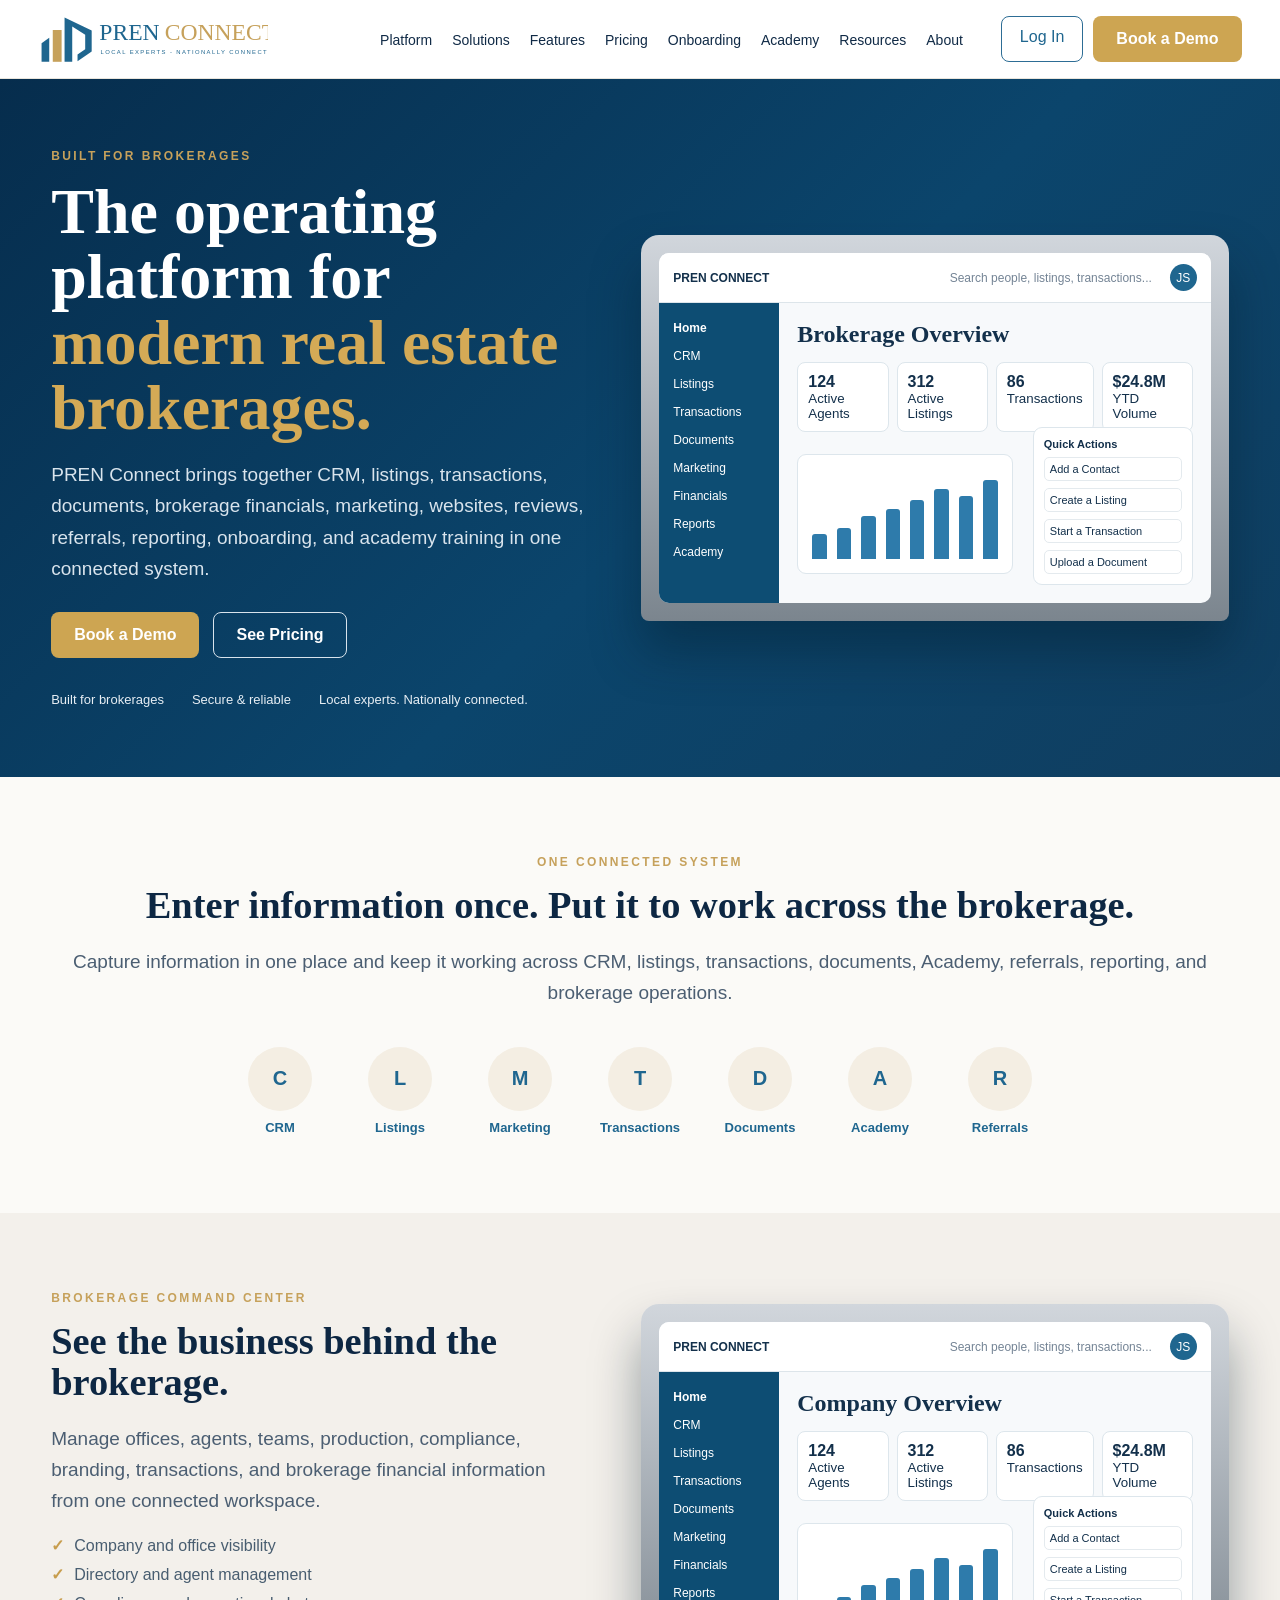
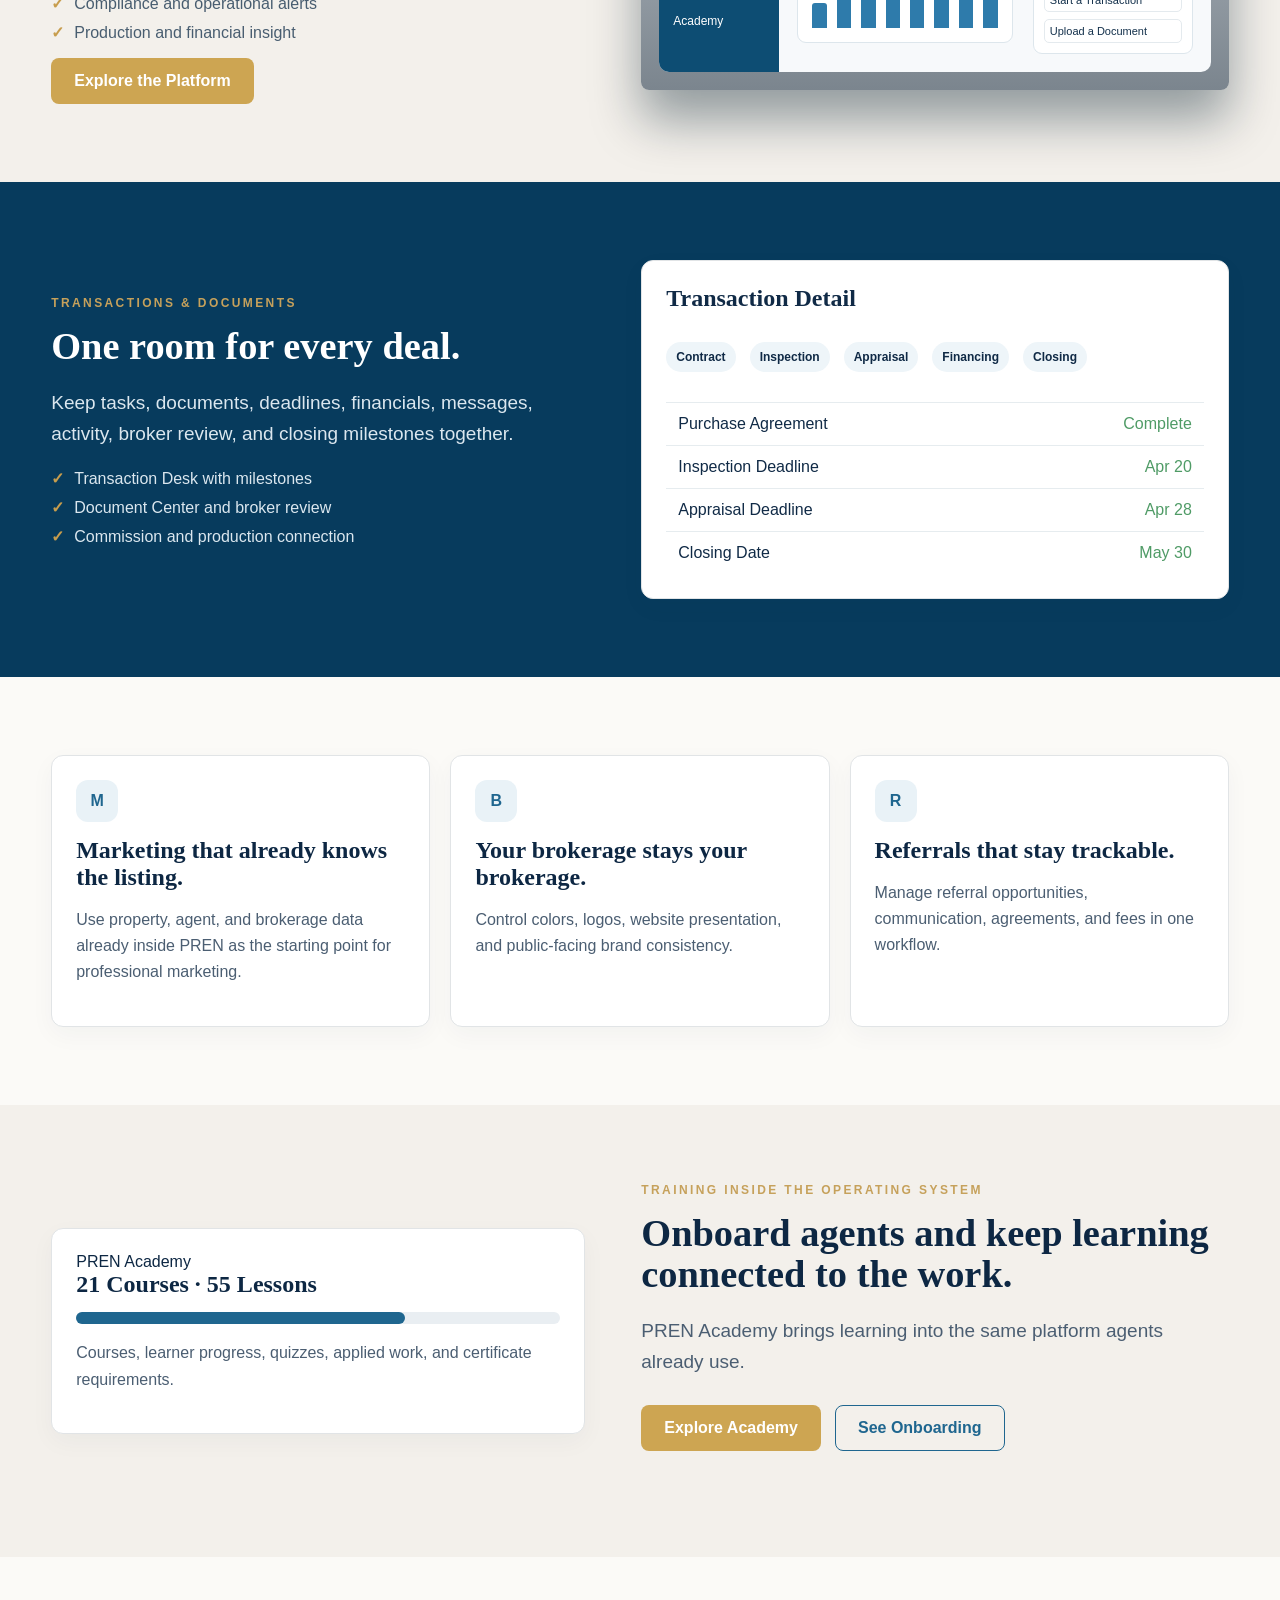
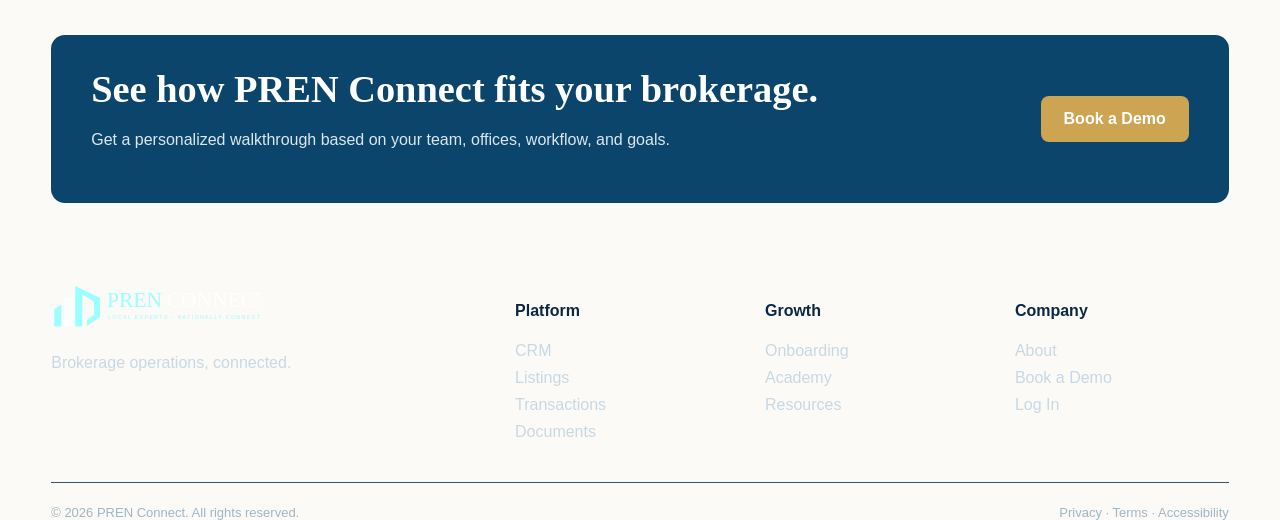
<file: index.html>
<!doctype html><html lang="en"><head><meta charset="utf-8"><meta name="viewport" content="width=device-width,initial-scale=1"><title>Brokerage Operating Platform | PREN Connect</title><meta name="description" content="PREN Connect brokerage operating platform"><link rel="stylesheet" href="styles.css"></head><body><header><div class="navwrap"><a class="brand" href="index.html"><img src="assets/pren-connect-logo.svg" alt="PREN Connect"></a><nav><a class="" href="platform.html">Platform</a><a class="" href="solutions.html">Solutions</a><a class="" href="features.html">Features</a><a class="" href="pricing.html">Pricing</a><a class="" href="onboarding.html">Onboarding</a><a class="" href="academy.html">Academy</a><a class="" href="resources.html">Resources</a><a class="" href="about.html">About</a></nav><div class="navcta"><a class="login" href="https://app.prenrealestate.com/login">Log In</a><a class="btn gold" href="demo.html">Book a Demo</a></div><button class="menu" aria-label="Open navigation">Menu</button></div></header><section class="hero"><div class="wrap herogrid"><div><div class="eyebrow">BUILT FOR BROKERAGES</div><h1>The operating platform for <em>modern real estate brokerages.</em></h1><p>PREN Connect brings together CRM, listings, transactions, documents, brokerage financials, marketing, websites, reviews, referrals, reporting, onboarding, and academy training in one connected system.</p><div class="actions"><a class="btn gold" href="demo.html">Book a Demo</a><a class="btn outline" href="pricing.html">See Pricing</a></div><div class="micro"><span>Built for brokerages</span><span>Secure & reliable</span><span>Local experts. Nationally connected.</span></div></div><div class="device"><div class="screen"><div class="appbar"><b>PREN CONNECT</b><span>Search people, listings, transactions...</span><i>JS</i></div><div class="appbody"><aside><b>Home</b><span>CRM</span><span>Listings</span><span>Transactions</span><span>Documents</span><span>Marketing</span><span>Financials</span><span>Reports</span><span>Academy</span></aside><main><h3>Brokerage Overview</h3><div class="metrics"><div><strong>124</strong><small>Active Agents</small></div><div><strong>312</strong><small>Active Listings</small></div><div><strong>86</strong><small>Transactions</small></div><div><strong>$24.8M</strong><small>YTD Volume</small></div></div><div class="chart"><span style="height:28%"></span><span style="height:35%"></span><span style="height:48%"></span><span style="height:56%"></span><span style="height:66%"></span><span style="height:78%"></span><span style="height:70%"></span><span style="height:88%"></span></div><div class="tasks"><b>Quick Actions</b><span>Add a Contact</span><span>Create a Listing</span><span>Start a Transaction</span><span>Upload a Document</span></div></main></div></div></div></div></section>
<section class="section"><div class="wrap center"><div class="eyebrow">ONE CONNECTED SYSTEM</div><h2>Enter information once. Put it to work across the brokerage.</h2><p class="lead">Capture information in one place and keep it working across CRM, listings, transactions, documents, Academy, referrals, reporting, and brokerage operations.</p><div class="flow"><div><b>C</b><span>CRM</span></div><div><b>L</b><span>Listings</span></div><div><b>M</b><span>Marketing</span></div><div><b>T</b><span>Transactions</span></div><div><b>D</b><span>Documents</span></div><div><b>A</b><span>Academy</span></div><div><b>R</b><span>Referrals</span></div></div></div></section>
<section class="section soft"><div class="wrap twocol"><div><div class="eyebrow">BROKERAGE COMMAND CENTER</div><h2>See the business behind the brokerage.</h2><p class="lead">Manage offices, agents, teams, production, compliance, branding, transactions, and brokerage financial information from one connected workspace.</p><ul class="checks"><li>Company and office visibility</li><li>Directory and agent management</li><li>Compliance and operational alerts</li><li>Production and financial insight</li></ul><a class="btn gold" href="platform.html">Explore the Platform</a></div><div class="device"><div class="screen"><div class="appbar"><b>PREN CONNECT</b><span>Search people, listings, transactions...</span><i>JS</i></div><div class="appbody"><aside><b>Home</b><span>CRM</span><span>Listings</span><span>Transactions</span><span>Documents</span><span>Marketing</span><span>Financials</span><span>Reports</span><span>Academy</span></aside><main><h3>Company Overview</h3><div class="metrics"><div><strong>124</strong><small>Active Agents</small></div><div><strong>312</strong><small>Active Listings</small></div><div><strong>86</strong><small>Transactions</small></div><div><strong>$24.8M</strong><small>YTD Volume</small></div></div><div class="chart"><span style="height:28%"></span><span style="height:35%"></span><span style="height:48%"></span><span style="height:56%"></span><span style="height:66%"></span><span style="height:78%"></span><span style="height:70%"></span><span style="height:88%"></span></div><div class="tasks"><b>Quick Actions</b><span>Add a Contact</span><span>Create a Listing</span><span>Start a Transaction</span><span>Upload a Document</span></div></main></div></div></div></div></section>
<section class="section navy"><div class="wrap twocol"><div><div class="eyebrow">TRANSACTIONS & DOCUMENTS</div><h2>One room for every deal.</h2><p class="lead">Keep tasks, documents, deadlines, financials, messages, activity, broker review, and closing milestones together.</p><ul class="checks"><li>Transaction Desk with milestones</li><li>Document Center and broker review</li><li>Commission and production connection</li></ul></div><div class="ui-card"><h3>Transaction Detail</h3><div class="timeline"><b>Contract</b><b>Inspection</b><b>Appraisal</b><b>Financing</b><b>Closing</b></div><div class="rows"><span>Purchase Agreement <i>Complete</i></span><span>Inspection Deadline <i>Apr 20</i></span><span>Appraisal Deadline <i>Apr 28</i></span><span>Closing Date <i>May 30</i></span></div></div></div></section>
<section class="section"><div class="wrap cards3"><article><div class="icon">M</div><h3>Marketing that already knows the listing.</h3><p>Use property, agent, and brokerage data already inside PREN as the starting point for professional marketing.</p></article><article><div class="icon">B</div><h3>Your brokerage stays your brokerage.</h3><p>Control colors, logos, website presentation, and public-facing brand consistency.</p></article><article><div class="icon">R</div><h3>Referrals that stay trackable.</h3><p>Manage referral opportunities, communication, agreements, and fees in one workflow.</p></article></div></section>
<section class="section soft"><div class="wrap twocol"><div class="ui-card academycard"><span>PREN Academy</span><h3>21 Courses · 55 Lessons</h3><div class="progress"><i style="width:68%"></i></div><p>Courses, learner progress, quizzes, applied work, and certificate requirements.</p></div><div><div class="eyebrow">TRAINING INSIDE THE OPERATING SYSTEM</div><h2>Onboard agents and keep learning connected to the work.</h2><p class="lead">PREN Academy brings learning into the same platform agents already use.</p><div class="actions"><a class="btn gold" href="academy.html">Explore Academy</a><a class="btn outline dark" href="onboarding.html">See Onboarding</a></div></div></div></section>
<section class="section"><div class="wrap band"><div><h2>See how PREN Connect fits your brokerage.</h2><p>Get a personalized walkthrough based on your team, offices, workflow, and goals.</p></div><a class="btn gold" href="demo.html">Book a Demo</a></div></section><footer><div class="wrap footgrid"><div><img class="footlogo" src="assets/pren-connect-logo.svg" alt="PREN Connect"><p>Brokerage operations, connected.</p></div><div><h4>Platform</h4><a href="features.html">CRM</a><a href="features.html">Listings</a><a href="features.html">Transactions</a><a href="features.html">Documents</a></div><div><h4>Growth</h4><a href="onboarding.html">Onboarding</a><a href="academy.html">Academy</a><a href="resources.html">Resources</a></div><div><h4>Company</h4><a href="about.html">About</a><a href="demo.html">Book a Demo</a><a href="https://app.prenrealestate.com/login">Log In</a></div></div><div class="wrap legal">© 2026 PREN Connect. All rights reserved. <span>Privacy · Terms · Accessibility</span></div></footer><script src="script.js"></script></body></html>
</file>
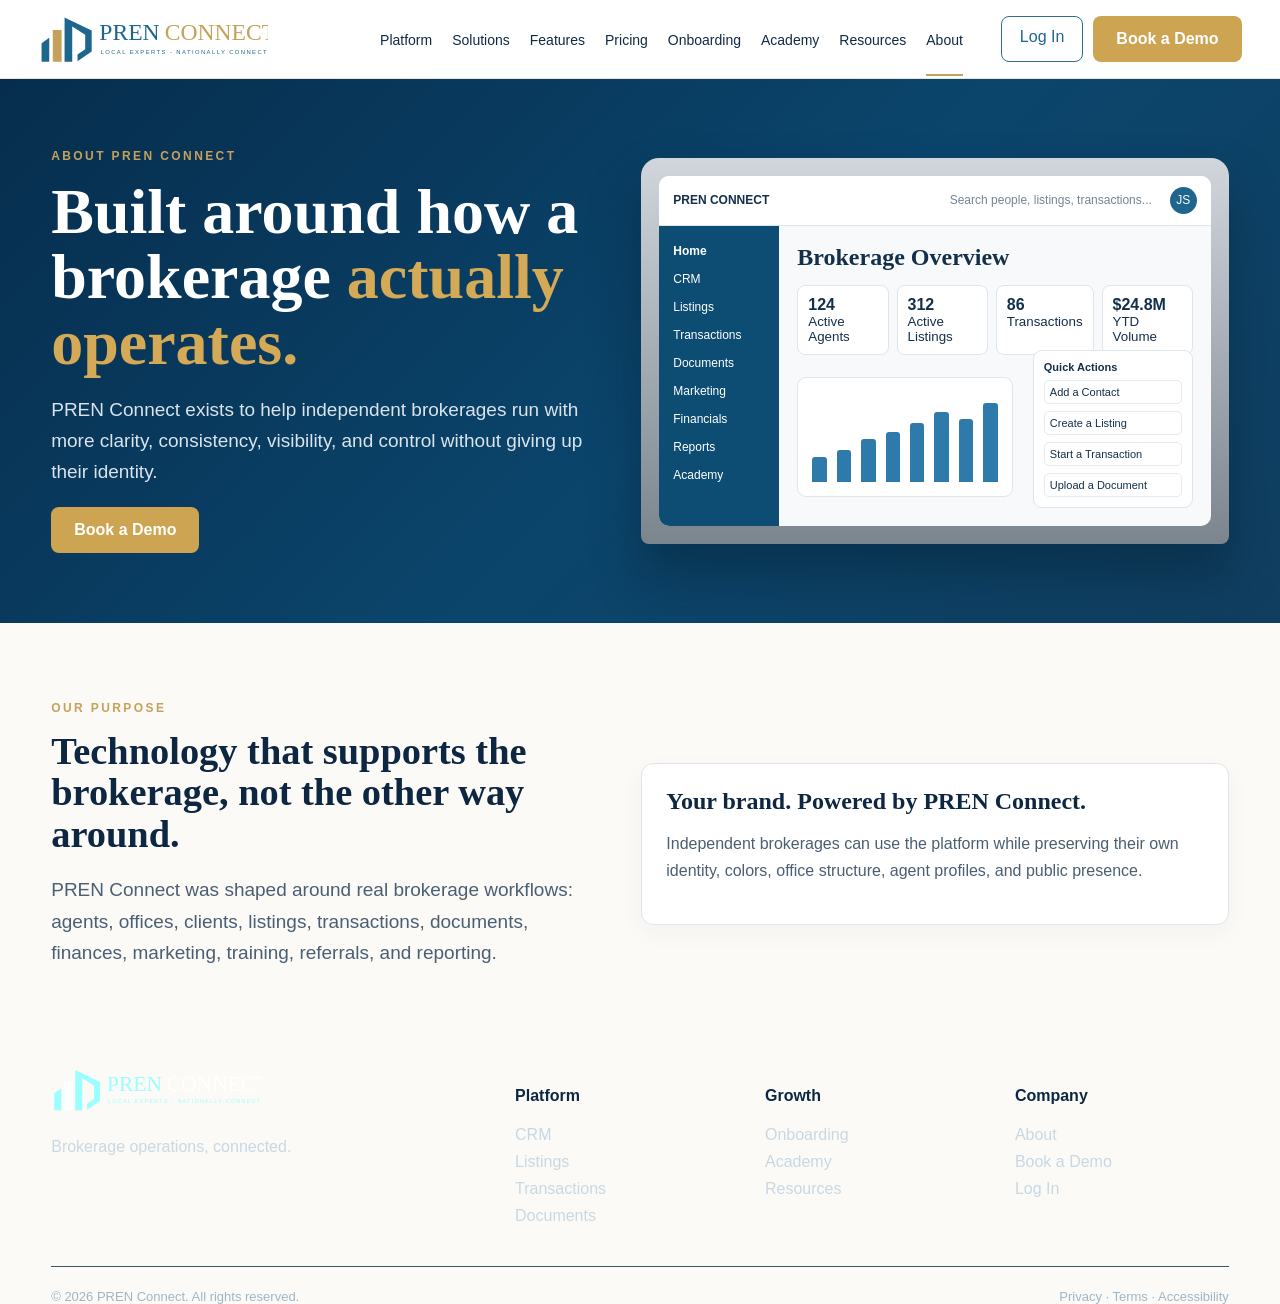
<file: about.html>
<!doctype html><html lang="en"><head><meta charset="utf-8"><meta name="viewport" content="width=device-width,initial-scale=1"><title>About | PREN Connect</title><meta name="description" content="PREN Connect brokerage operating platform"><link rel="stylesheet" href="styles.css"></head><body><header><div class="navwrap"><a class="brand" href="index.html"><img src="assets/pren-connect-logo.svg" alt="PREN Connect"></a><nav><a class="" href="platform.html">Platform</a><a class="" href="solutions.html">Solutions</a><a class="" href="features.html">Features</a><a class="" href="pricing.html">Pricing</a><a class="" href="onboarding.html">Onboarding</a><a class="" href="academy.html">Academy</a><a class="" href="resources.html">Resources</a><a class="active" href="about.html">About</a></nav><div class="navcta"><a class="login" href="https://app.prenrealestate.com/login">Log In</a><a class="btn gold" href="demo.html">Book a Demo</a></div><button class="menu" aria-label="Open navigation">Menu</button></div></header><section class="hero"><div class="wrap herogrid"><div><div class="eyebrow">ABOUT PREN CONNECT</div><h1>Built around how a brokerage <em>actually operates.</em></h1><p>PREN Connect exists to help independent brokerages run with more clarity, consistency, visibility, and control without giving up their identity.</p><a class="btn gold" href="demo.html">Book a Demo</a></div><div class="device"><div class="screen"><div class="appbar"><b>PREN CONNECT</b><span>Search people, listings, transactions...</span><i>JS</i></div><div class="appbody"><aside><b>Home</b><span>CRM</span><span>Listings</span><span>Transactions</span><span>Documents</span><span>Marketing</span><span>Financials</span><span>Reports</span><span>Academy</span></aside><main><h3>Brokerage Overview</h3><div class="metrics"><div><strong>124</strong><small>Active Agents</small></div><div><strong>312</strong><small>Active Listings</small></div><div><strong>86</strong><small>Transactions</small></div><div><strong>$24.8M</strong><small>YTD Volume</small></div></div><div class="chart"><span style="height:28%"></span><span style="height:35%"></span><span style="height:48%"></span><span style="height:56%"></span><span style="height:66%"></span><span style="height:78%"></span><span style="height:70%"></span><span style="height:88%"></span></div><div class="tasks"><b>Quick Actions</b><span>Add a Contact</span><span>Create a Listing</span><span>Start a Transaction</span><span>Upload a Document</span></div></main></div></div></div></div></section><section class="section"><div class="wrap twocol"><div><div class="eyebrow">OUR PURPOSE</div><h2>Technology that supports the brokerage, not the other way around.</h2><p class="lead">PREN Connect was shaped around real brokerage workflows: agents, offices, clients, listings, transactions, documents, finances, marketing, training, referrals, and reporting.</p></div><div class="ui-card"><h3>Your brand. Powered by PREN Connect.</h3><p>Independent brokerages can use the platform while preserving their own identity, colors, office structure, agent profiles, and public presence.</p></div></div></section><footer><div class="wrap footgrid"><div><img class="footlogo" src="assets/pren-connect-logo.svg" alt="PREN Connect"><p>Brokerage operations, connected.</p></div><div><h4>Platform</h4><a href="features.html">CRM</a><a href="features.html">Listings</a><a href="features.html">Transactions</a><a href="features.html">Documents</a></div><div><h4>Growth</h4><a href="onboarding.html">Onboarding</a><a href="academy.html">Academy</a><a href="resources.html">Resources</a></div><div><h4>Company</h4><a href="about.html">About</a><a href="demo.html">Book a Demo</a><a href="https://app.prenrealestate.com/login">Log In</a></div></div><div class="wrap legal">© 2026 PREN Connect. All rights reserved. <span>Privacy · Terms · Accessibility</span></div></footer><script src="script.js"></script></body></html>
</file>
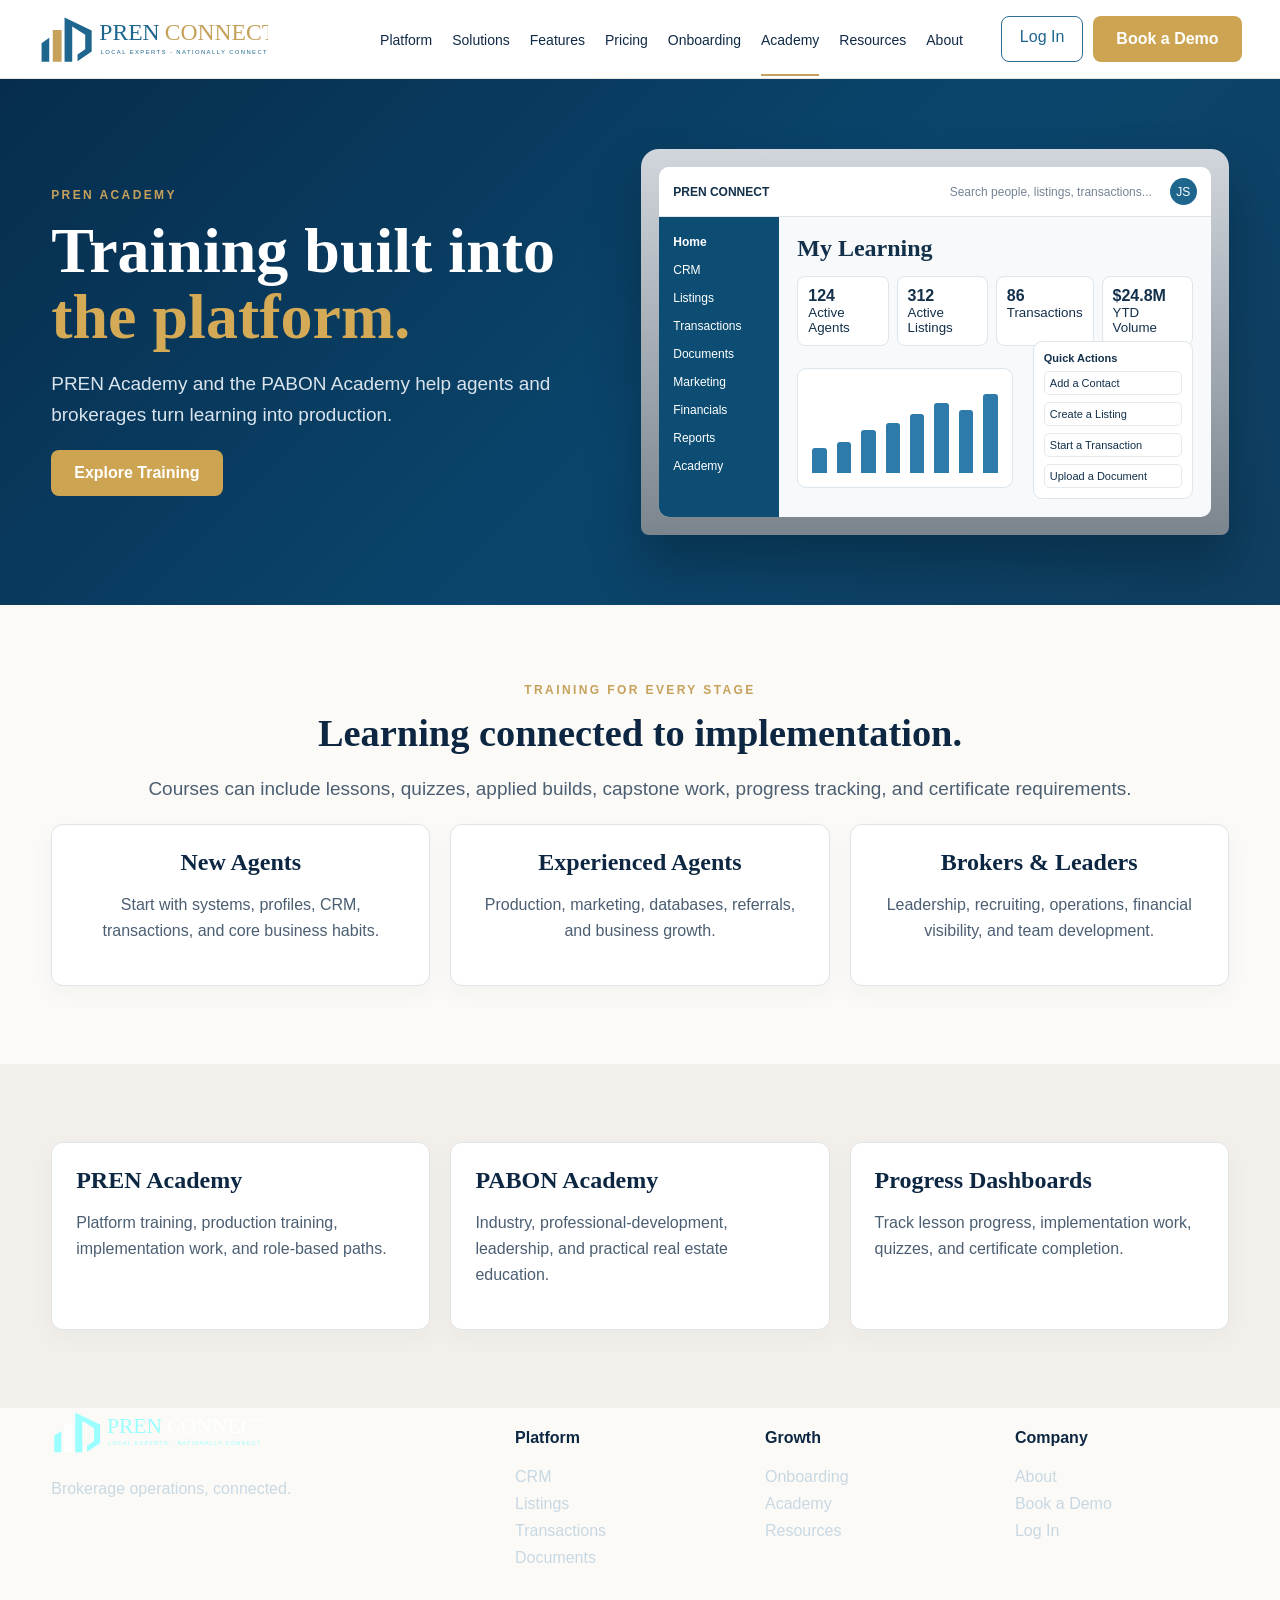
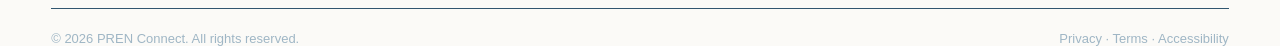
<file: academy.html>
<!doctype html><html lang="en"><head><meta charset="utf-8"><meta name="viewport" content="width=device-width,initial-scale=1"><title>Academy | PREN Connect</title><meta name="description" content="PREN Connect brokerage operating platform"><link rel="stylesheet" href="styles.css"></head><body><header><div class="navwrap"><a class="brand" href="index.html"><img src="assets/pren-connect-logo.svg" alt="PREN Connect"></a><nav><a class="" href="platform.html">Platform</a><a class="" href="solutions.html">Solutions</a><a class="" href="features.html">Features</a><a class="" href="pricing.html">Pricing</a><a class="" href="onboarding.html">Onboarding</a><a class="active" href="academy.html">Academy</a><a class="" href="resources.html">Resources</a><a class="" href="about.html">About</a></nav><div class="navcta"><a class="login" href="https://app.prenrealestate.com/login">Log In</a><a class="btn gold" href="demo.html">Book a Demo</a></div><button class="menu" aria-label="Open navigation">Menu</button></div></header><section class="hero"><div class="wrap herogrid"><div><div class="eyebrow">PREN ACADEMY</div><h1>Training built into <em>the platform.</em></h1><p>PREN Academy and the PABON Academy help agents and brokerages turn learning into production.</p><a class="btn gold" href="demo.html">Explore Training</a></div><div class="device"><div class="screen"><div class="appbar"><b>PREN CONNECT</b><span>Search people, listings, transactions...</span><i>JS</i></div><div class="appbody"><aside><b>Home</b><span>CRM</span><span>Listings</span><span>Transactions</span><span>Documents</span><span>Marketing</span><span>Financials</span><span>Reports</span><span>Academy</span></aside><main><h3>My Learning</h3><div class="metrics"><div><strong>124</strong><small>Active Agents</small></div><div><strong>312</strong><small>Active Listings</small></div><div><strong>86</strong><small>Transactions</small></div><div><strong>$24.8M</strong><small>YTD Volume</small></div></div><div class="chart"><span style="height:28%"></span><span style="height:35%"></span><span style="height:48%"></span><span style="height:56%"></span><span style="height:66%"></span><span style="height:78%"></span><span style="height:70%"></span><span style="height:88%"></span></div><div class="tasks"><b>Quick Actions</b><span>Add a Contact</span><span>Create a Listing</span><span>Start a Transaction</span><span>Upload a Document</span></div></main></div></div></div></div></section><section class="section"><div class="wrap center"><div class="eyebrow">TRAINING FOR EVERY STAGE</div><h2>Learning connected to implementation.</h2><p class="lead">Courses can include lessons, quizzes, applied builds, capstone work, progress tracking, and certificate requirements.</p><div class="cards3"><article><h3>New Agents</h3><p>Start with systems, profiles, CRM, transactions, and core business habits.</p></article><article><h3>Experienced Agents</h3><p>Production, marketing, databases, referrals, and business growth.</p></article><article><h3>Brokers & Leaders</h3><p>Leadership, recruiting, operations, financial visibility, and team development.</p></article></div></div></section><section class="section soft"><div class="wrap featuregrid"><article><h3>PREN Academy</h3><p>Platform training, production training, implementation work, and role-based paths.</p></article><article><h3>PABON Academy</h3><p>Industry, professional-development, leadership, and practical real estate education.</p></article><article><h3>Progress Dashboards</h3><p>Track lesson progress, implementation work, quizzes, and certificate completion.</p></article></div></section><footer><div class="wrap footgrid"><div><img class="footlogo" src="assets/pren-connect-logo.svg" alt="PREN Connect"><p>Brokerage operations, connected.</p></div><div><h4>Platform</h4><a href="features.html">CRM</a><a href="features.html">Listings</a><a href="features.html">Transactions</a><a href="features.html">Documents</a></div><div><h4>Growth</h4><a href="onboarding.html">Onboarding</a><a href="academy.html">Academy</a><a href="resources.html">Resources</a></div><div><h4>Company</h4><a href="about.html">About</a><a href="demo.html">Book a Demo</a><a href="https://app.prenrealestate.com/login">Log In</a></div></div><div class="wrap legal">© 2026 PREN Connect. All rights reserved. <span>Privacy · Terms · Accessibility</span></div></footer><script src="script.js"></script></body></html>
</file>
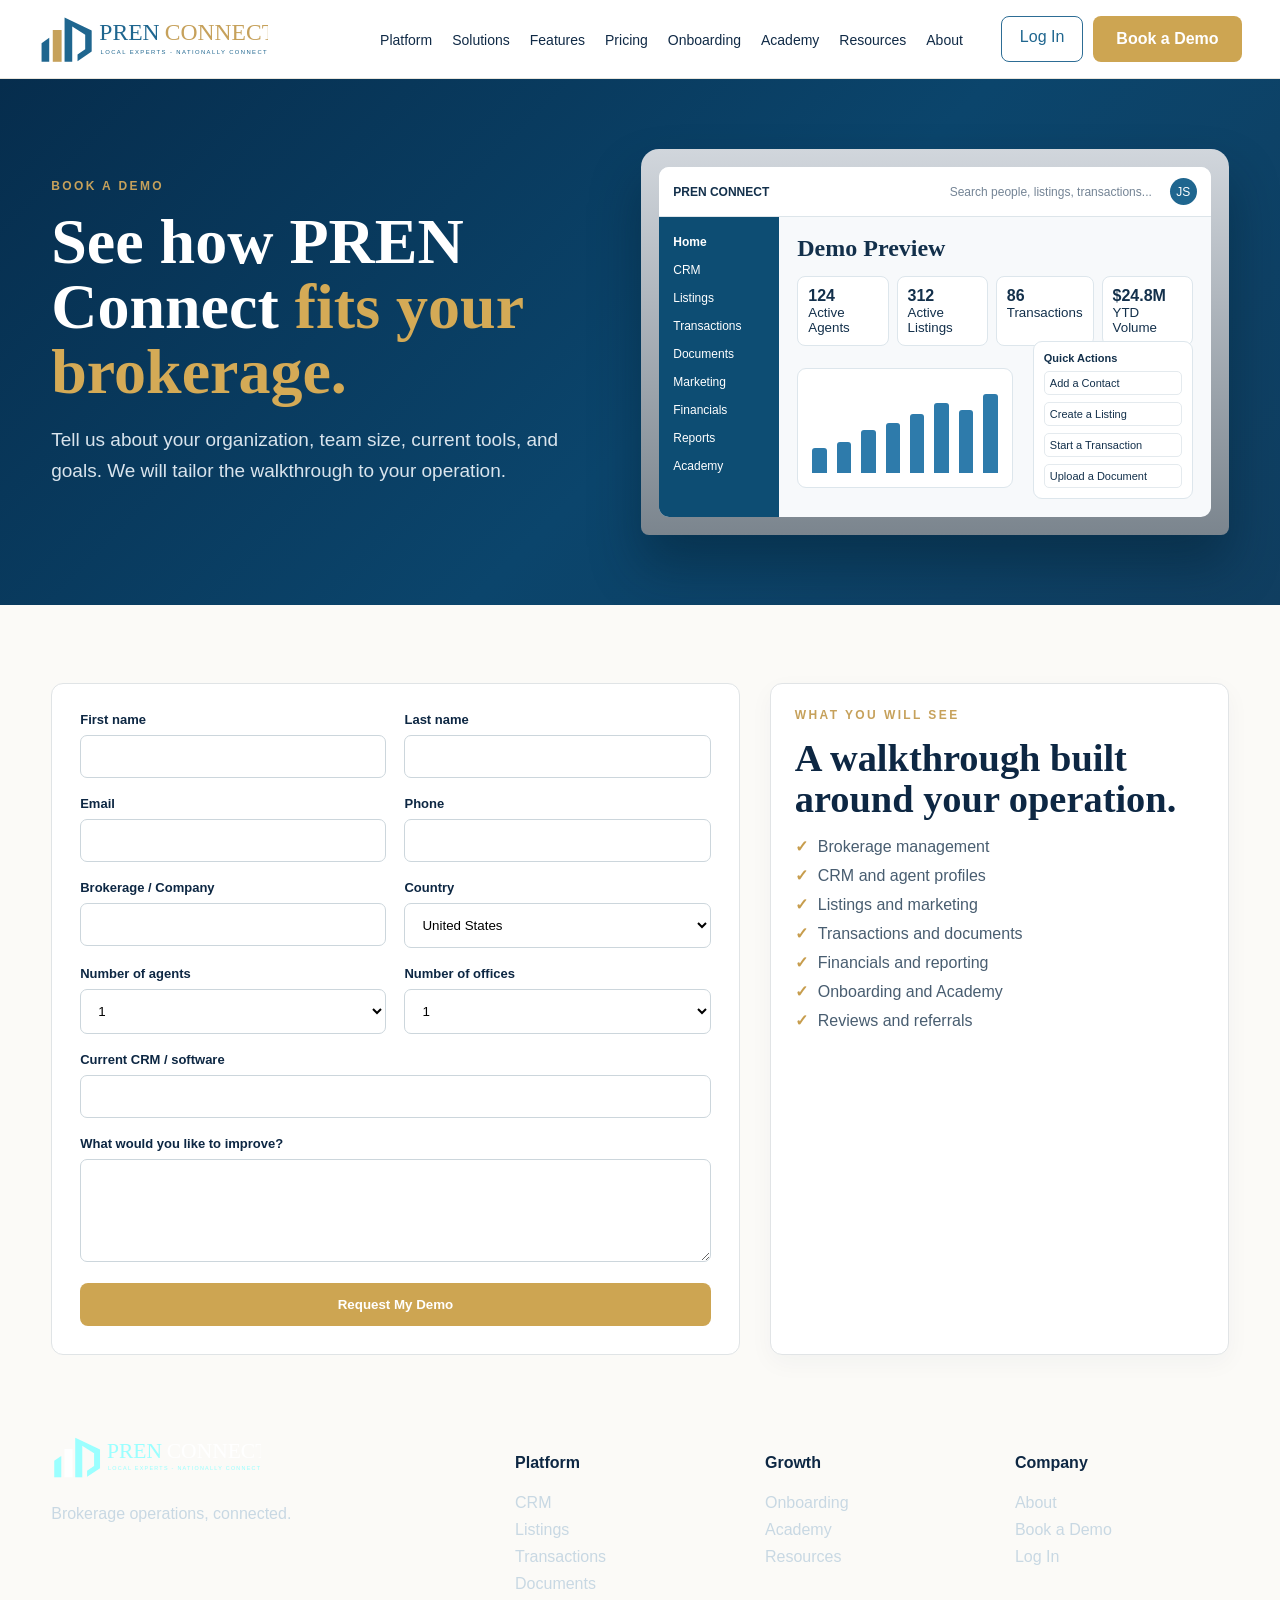
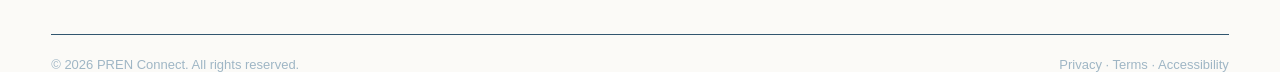
<file: demo.html>
<!doctype html><html lang="en"><head><meta charset="utf-8"><meta name="viewport" content="width=device-width,initial-scale=1"><title>Book a Demo | PREN Connect</title><meta name="description" content="PREN Connect brokerage operating platform"><link rel="stylesheet" href="styles.css"></head><body><header><div class="navwrap"><a class="brand" href="index.html"><img src="assets/pren-connect-logo.svg" alt="PREN Connect"></a><nav><a class="" href="platform.html">Platform</a><a class="" href="solutions.html">Solutions</a><a class="" href="features.html">Features</a><a class="" href="pricing.html">Pricing</a><a class="" href="onboarding.html">Onboarding</a><a class="" href="academy.html">Academy</a><a class="" href="resources.html">Resources</a><a class="" href="about.html">About</a></nav><div class="navcta"><a class="login" href="https://app.prenrealestate.com/login">Log In</a><a class="btn gold" href="demo.html">Book a Demo</a></div><button class="menu" aria-label="Open navigation">Menu</button></div></header><section class="hero"><div class="wrap herogrid"><div><div class="eyebrow">BOOK A DEMO</div><h1>See how PREN Connect <em>fits your brokerage.</em></h1><p>Tell us about your organization, team size, current tools, and goals. We will tailor the walkthrough to your operation.</p></div><div class="device"><div class="screen"><div class="appbar"><b>PREN CONNECT</b><span>Search people, listings, transactions...</span><i>JS</i></div><div class="appbody"><aside><b>Home</b><span>CRM</span><span>Listings</span><span>Transactions</span><span>Documents</span><span>Marketing</span><span>Financials</span><span>Reports</span><span>Academy</span></aside><main><h3>Demo Preview</h3><div class="metrics"><div><strong>124</strong><small>Active Agents</small></div><div><strong>312</strong><small>Active Listings</small></div><div><strong>86</strong><small>Transactions</small></div><div><strong>$24.8M</strong><small>YTD Volume</small></div></div><div class="chart"><span style="height:28%"></span><span style="height:35%"></span><span style="height:48%"></span><span style="height:56%"></span><span style="height:66%"></span><span style="height:78%"></span><span style="height:70%"></span><span style="height:88%"></span></div><div class="tasks"><b>Quick Actions</b><span>Add a Contact</span><span>Create a Listing</span><span>Start a Transaction</span><span>Upload a Document</span></div></main></div></div></div></div></section><section class="section"><div class="wrap formgrid"><form class="demoform" onsubmit="event.preventDefault(); document.getElementById('thanks').hidden=false;"><label>First name<input required></label><label>Last name<input required></label><label>Email<input type="email" required></label><label>Phone<input></label><label>Brokerage / Company<input required></label><label>Country<select><option>United States</option><option>Colombia</option><option>Puerto Rico</option><option>Other</option></select></label><label>Number of agents<select><option>1</option><option>2-5</option><option>6-10</option><option>11-25</option><option>26-50</option><option>51+</option></select></label><label>Number of offices<select><option>1</option><option>2-3</option><option>4-10</option><option>11+</option></select></label><label class="full">Current CRM / software<input></label><label class="full">What would you like to improve?<textarea rows="5"></textarea></label><button class="btn gold full" type="submit">Request My Demo</button><p id="thanks" hidden class="full success">Thank you. Your demo request is ready to be connected to the PREN sales workflow.</p></form><div class="ui-card"><div class="eyebrow">WHAT YOU WILL SEE</div><h2>A walkthrough built around your operation.</h2><ul class="checks"><li>Brokerage management</li><li>CRM and agent profiles</li><li>Listings and marketing</li><li>Transactions and documents</li><li>Financials and reporting</li><li>Onboarding and Academy</li><li>Reviews and referrals</li></ul></div></div></section><footer><div class="wrap footgrid"><div><img class="footlogo" src="assets/pren-connect-logo.svg" alt="PREN Connect"><p>Brokerage operations, connected.</p></div><div><h4>Platform</h4><a href="features.html">CRM</a><a href="features.html">Listings</a><a href="features.html">Transactions</a><a href="features.html">Documents</a></div><div><h4>Growth</h4><a href="onboarding.html">Onboarding</a><a href="academy.html">Academy</a><a href="resources.html">Resources</a></div><div><h4>Company</h4><a href="about.html">About</a><a href="demo.html">Book a Demo</a><a href="https://app.prenrealestate.com/login">Log In</a></div></div><div class="wrap legal">© 2026 PREN Connect. All rights reserved. <span>Privacy · Terms · Accessibility</span></div></footer><script src="script.js"></script></body></html>
</file>
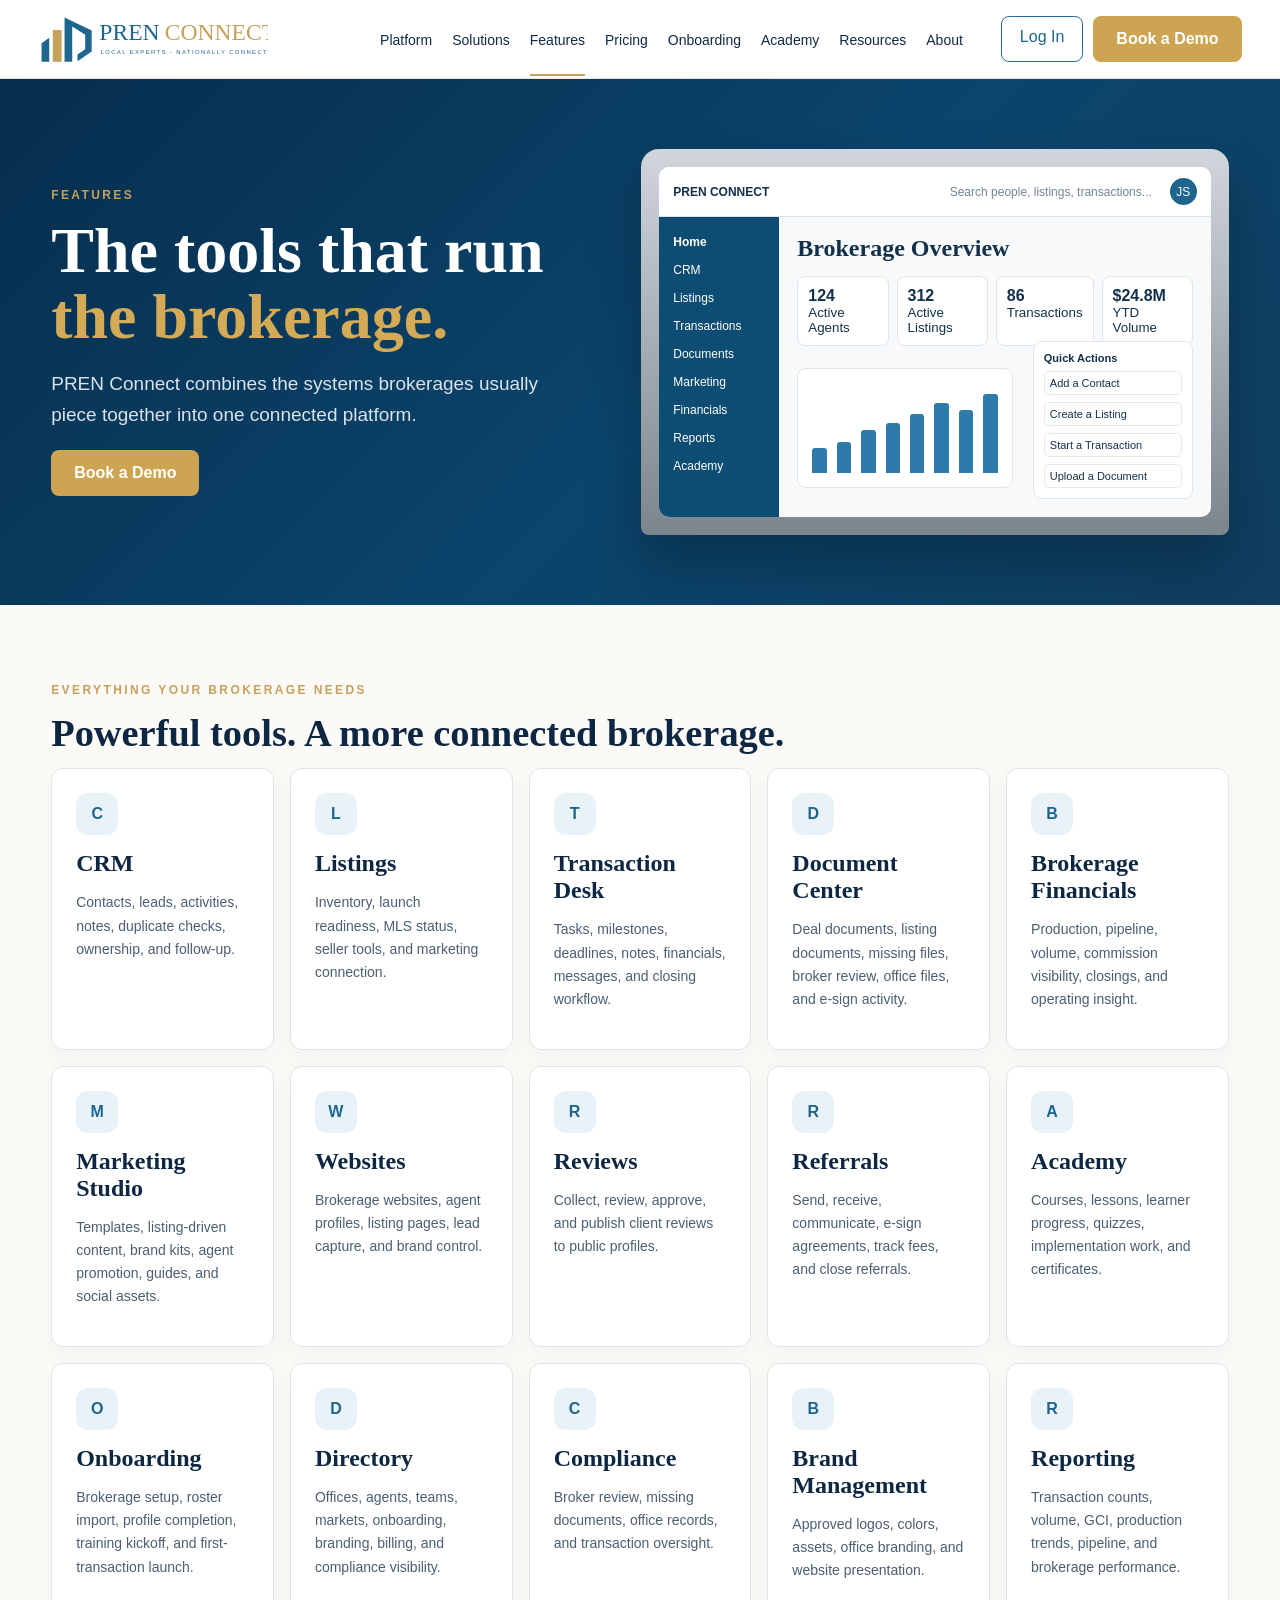
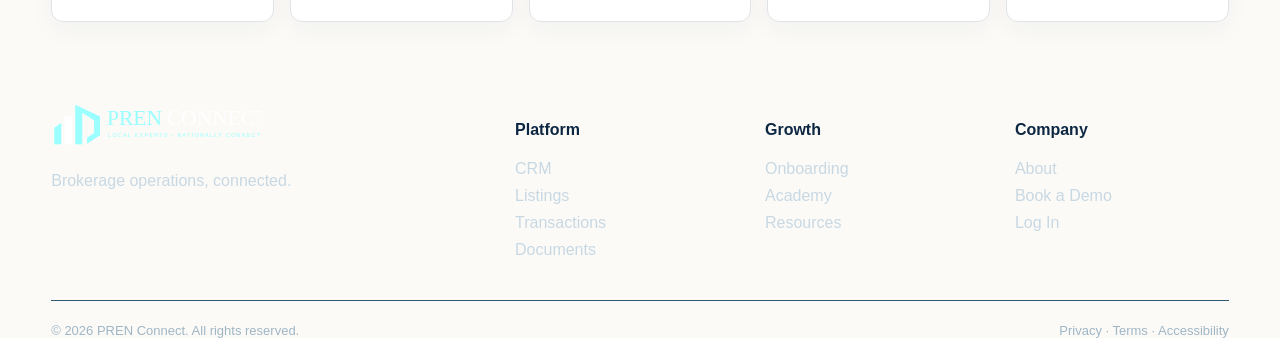
<file: features.html>
<!doctype html><html lang="en"><head><meta charset="utf-8"><meta name="viewport" content="width=device-width,initial-scale=1"><title>Features | PREN Connect</title><meta name="description" content="PREN Connect brokerage operating platform"><link rel="stylesheet" href="styles.css"></head><body><header><div class="navwrap"><a class="brand" href="index.html"><img src="assets/pren-connect-logo.svg" alt="PREN Connect"></a><nav><a class="" href="platform.html">Platform</a><a class="" href="solutions.html">Solutions</a><a class="active" href="features.html">Features</a><a class="" href="pricing.html">Pricing</a><a class="" href="onboarding.html">Onboarding</a><a class="" href="academy.html">Academy</a><a class="" href="resources.html">Resources</a><a class="" href="about.html">About</a></nav><div class="navcta"><a class="login" href="https://app.prenrealestate.com/login">Log In</a><a class="btn gold" href="demo.html">Book a Demo</a></div><button class="menu" aria-label="Open navigation">Menu</button></div></header><section class="hero"><div class="wrap herogrid"><div><div class="eyebrow">FEATURES</div><h1>The tools that run <em>the brokerage.</em></h1><p>PREN Connect combines the systems brokerages usually piece together into one connected platform.</p><a class="btn gold" href="demo.html">Book a Demo</a></div><div class="device"><div class="screen"><div class="appbar"><b>PREN CONNECT</b><span>Search people, listings, transactions...</span><i>JS</i></div><div class="appbody"><aside><b>Home</b><span>CRM</span><span>Listings</span><span>Transactions</span><span>Documents</span><span>Marketing</span><span>Financials</span><span>Reports</span><span>Academy</span></aside><main><h3>Brokerage Overview</h3><div class="metrics"><div><strong>124</strong><small>Active Agents</small></div><div><strong>312</strong><small>Active Listings</small></div><div><strong>86</strong><small>Transactions</small></div><div><strong>$24.8M</strong><small>YTD Volume</small></div></div><div class="chart"><span style="height:28%"></span><span style="height:35%"></span><span style="height:48%"></span><span style="height:56%"></span><span style="height:66%"></span><span style="height:78%"></span><span style="height:70%"></span><span style="height:88%"></span></div><div class="tasks"><b>Quick Actions</b><span>Add a Contact</span><span>Create a Listing</span><span>Start a Transaction</span><span>Upload a Document</span></div></main></div></div></div></div></section><section class="section"><div class="wrap"><div class="sectionhead"><div><div class="eyebrow">EVERYTHING YOUR BROKERAGE NEEDS</div><h2>Powerful tools. A more connected brokerage.</h2></div></div><div class="modulegrid"><article><div class="icon">C</div><h3>CRM</h3><p>Contacts, leads, activities, notes, duplicate checks, ownership, and follow-up.</p></article><article><div class="icon">L</div><h3>Listings</h3><p>Inventory, launch readiness, MLS status, seller tools, and marketing connection.</p></article><article><div class="icon">T</div><h3>Transaction Desk</h3><p>Tasks, milestones, deadlines, notes, financials, messages, and closing workflow.</p></article><article><div class="icon">D</div><h3>Document Center</h3><p>Deal documents, listing documents, missing files, broker review, office files, and e-sign activity.</p></article><article><div class="icon">B</div><h3>Brokerage Financials</h3><p>Production, pipeline, volume, commission visibility, closings, and operating insight.</p></article><article><div class="icon">M</div><h3>Marketing Studio</h3><p>Templates, listing-driven content, brand kits, agent promotion, guides, and social assets.</p></article><article><div class="icon">W</div><h3>Websites</h3><p>Brokerage websites, agent profiles, listing pages, lead capture, and brand control.</p></article><article><div class="icon">R</div><h3>Reviews</h3><p>Collect, review, approve, and publish client reviews to public profiles.</p></article><article><div class="icon">R</div><h3>Referrals</h3><p>Send, receive, communicate, e-sign agreements, track fees, and close referrals.</p></article><article><div class="icon">A</div><h3>Academy</h3><p>Courses, lessons, learner progress, quizzes, implementation work, and certificates.</p></article><article><div class="icon">O</div><h3>Onboarding</h3><p>Brokerage setup, roster import, profile completion, training kickoff, and first-transaction launch.</p></article><article><div class="icon">D</div><h3>Directory</h3><p>Offices, agents, teams, markets, onboarding, branding, billing, and compliance visibility.</p></article><article><div class="icon">C</div><h3>Compliance</h3><p>Broker review, missing documents, office records, and transaction oversight.</p></article><article><div class="icon">B</div><h3>Brand Management</h3><p>Approved logos, colors, assets, office branding, and website presentation.</p></article><article><div class="icon">R</div><h3>Reporting</h3><p>Transaction counts, volume, GCI, production trends, pipeline, and brokerage performance.</p></article></div></div></section><footer><div class="wrap footgrid"><div><img class="footlogo" src="assets/pren-connect-logo.svg" alt="PREN Connect"><p>Brokerage operations, connected.</p></div><div><h4>Platform</h4><a href="features.html">CRM</a><a href="features.html">Listings</a><a href="features.html">Transactions</a><a href="features.html">Documents</a></div><div><h4>Growth</h4><a href="onboarding.html">Onboarding</a><a href="academy.html">Academy</a><a href="resources.html">Resources</a></div><div><h4>Company</h4><a href="about.html">About</a><a href="demo.html">Book a Demo</a><a href="https://app.prenrealestate.com/login">Log In</a></div></div><div class="wrap legal">© 2026 PREN Connect. All rights reserved. <span>Privacy · Terms · Accessibility</span></div></footer><script src="script.js"></script></body></html>
</file>
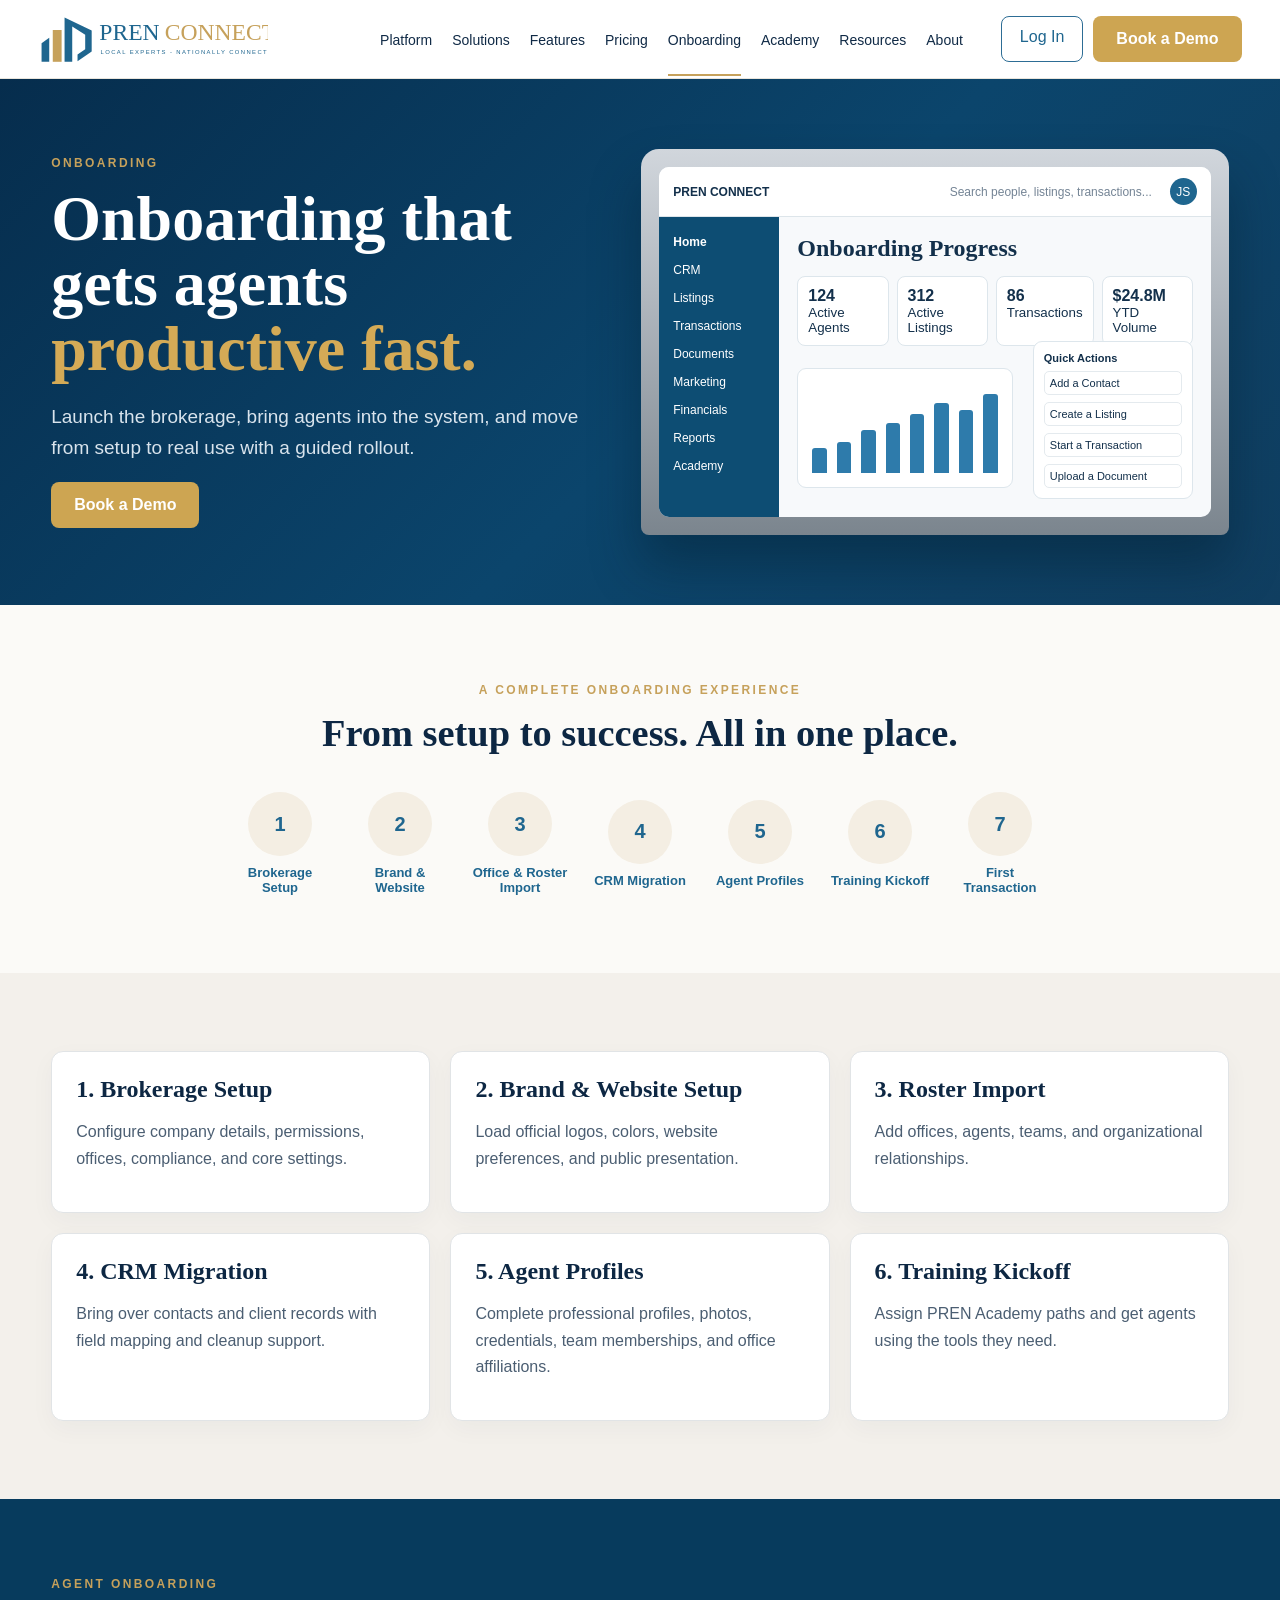
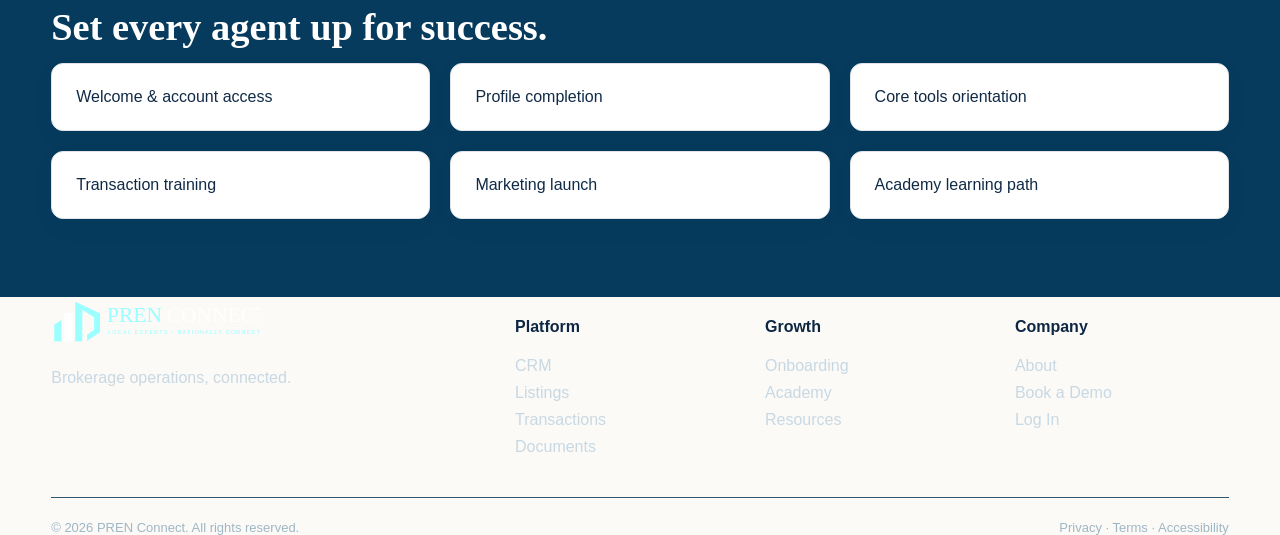
<file: onboarding.html>
<!doctype html><html lang="en"><head><meta charset="utf-8"><meta name="viewport" content="width=device-width,initial-scale=1"><title>Onboarding | PREN Connect</title><meta name="description" content="PREN Connect brokerage operating platform"><link rel="stylesheet" href="styles.css"></head><body><header><div class="navwrap"><a class="brand" href="index.html"><img src="assets/pren-connect-logo.svg" alt="PREN Connect"></a><nav><a class="" href="platform.html">Platform</a><a class="" href="solutions.html">Solutions</a><a class="" href="features.html">Features</a><a class="" href="pricing.html">Pricing</a><a class="active" href="onboarding.html">Onboarding</a><a class="" href="academy.html">Academy</a><a class="" href="resources.html">Resources</a><a class="" href="about.html">About</a></nav><div class="navcta"><a class="login" href="https://app.prenrealestate.com/login">Log In</a><a class="btn gold" href="demo.html">Book a Demo</a></div><button class="menu" aria-label="Open navigation">Menu</button></div></header><section class="hero"><div class="wrap herogrid"><div><div class="eyebrow">ONBOARDING</div><h1>Onboarding that gets agents <em>productive fast.</em></h1><p>Launch the brokerage, bring agents into the system, and move from setup to real use with a guided rollout.</p><a class="btn gold" href="demo.html">Book a Demo</a></div><div class="device"><div class="screen"><div class="appbar"><b>PREN CONNECT</b><span>Search people, listings, transactions...</span><i>JS</i></div><div class="appbody"><aside><b>Home</b><span>CRM</span><span>Listings</span><span>Transactions</span><span>Documents</span><span>Marketing</span><span>Financials</span><span>Reports</span><span>Academy</span></aside><main><h3>Onboarding Progress</h3><div class="metrics"><div><strong>124</strong><small>Active Agents</small></div><div><strong>312</strong><small>Active Listings</small></div><div><strong>86</strong><small>Transactions</small></div><div><strong>$24.8M</strong><small>YTD Volume</small></div></div><div class="chart"><span style="height:28%"></span><span style="height:35%"></span><span style="height:48%"></span><span style="height:56%"></span><span style="height:66%"></span><span style="height:78%"></span><span style="height:70%"></span><span style="height:88%"></span></div><div class="tasks"><b>Quick Actions</b><span>Add a Contact</span><span>Create a Listing</span><span>Start a Transaction</span><span>Upload a Document</span></div></main></div></div></div></div></section><section class="section"><div class="wrap center"><div class="eyebrow">A COMPLETE ONBOARDING EXPERIENCE</div><h2>From setup to success. All in one place.</h2><div class="flow"><div><b>1</b><span>Brokerage Setup</span></div><div><b>2</b><span>Brand & Website</span></div><div><b>3</b><span>Office & Roster Import</span></div><div><b>4</b><span>CRM Migration</span></div><div><b>5</b><span>Agent Profiles</span></div><div><b>6</b><span>Training Kickoff</span></div><div><b>7</b><span>First Transaction</span></div></div></div></section><section class="section soft"><div class="wrap featuregrid"><article><h3>1. Brokerage Setup</h3><p>Configure company details, permissions, offices, compliance, and core settings.</p></article><article><h3>2. Brand & Website Setup</h3><p>Load official logos, colors, website preferences, and public presentation.</p></article><article><h3>3. Roster Import</h3><p>Add offices, agents, teams, and organizational relationships.</p></article><article><h3>4. CRM Migration</h3><p>Bring over contacts and client records with field mapping and cleanup support.</p></article><article><h3>5. Agent Profiles</h3><p>Complete professional profiles, photos, credentials, team memberships, and office affiliations.</p></article><article><h3>6. Training Kickoff</h3><p>Assign PREN Academy paths and get agents using the tools they need.</p></article></div></section><section class="section navy"><div class="wrap"><div class="eyebrow">AGENT ONBOARDING</div><h2>Set every agent up for success.</h2><div class="cards3"><article>Welcome & account access</article><article>Profile completion</article><article>Core tools orientation</article><article>Transaction training</article><article>Marketing launch</article><article>Academy learning path</article></div></div></section><footer><div class="wrap footgrid"><div><img class="footlogo" src="assets/pren-connect-logo.svg" alt="PREN Connect"><p>Brokerage operations, connected.</p></div><div><h4>Platform</h4><a href="features.html">CRM</a><a href="features.html">Listings</a><a href="features.html">Transactions</a><a href="features.html">Documents</a></div><div><h4>Growth</h4><a href="onboarding.html">Onboarding</a><a href="academy.html">Academy</a><a href="resources.html">Resources</a></div><div><h4>Company</h4><a href="about.html">About</a><a href="demo.html">Book a Demo</a><a href="https://app.prenrealestate.com/login">Log In</a></div></div><div class="wrap legal">© 2026 PREN Connect. All rights reserved. <span>Privacy · Terms · Accessibility</span></div></footer><script src="script.js"></script></body></html>
</file>
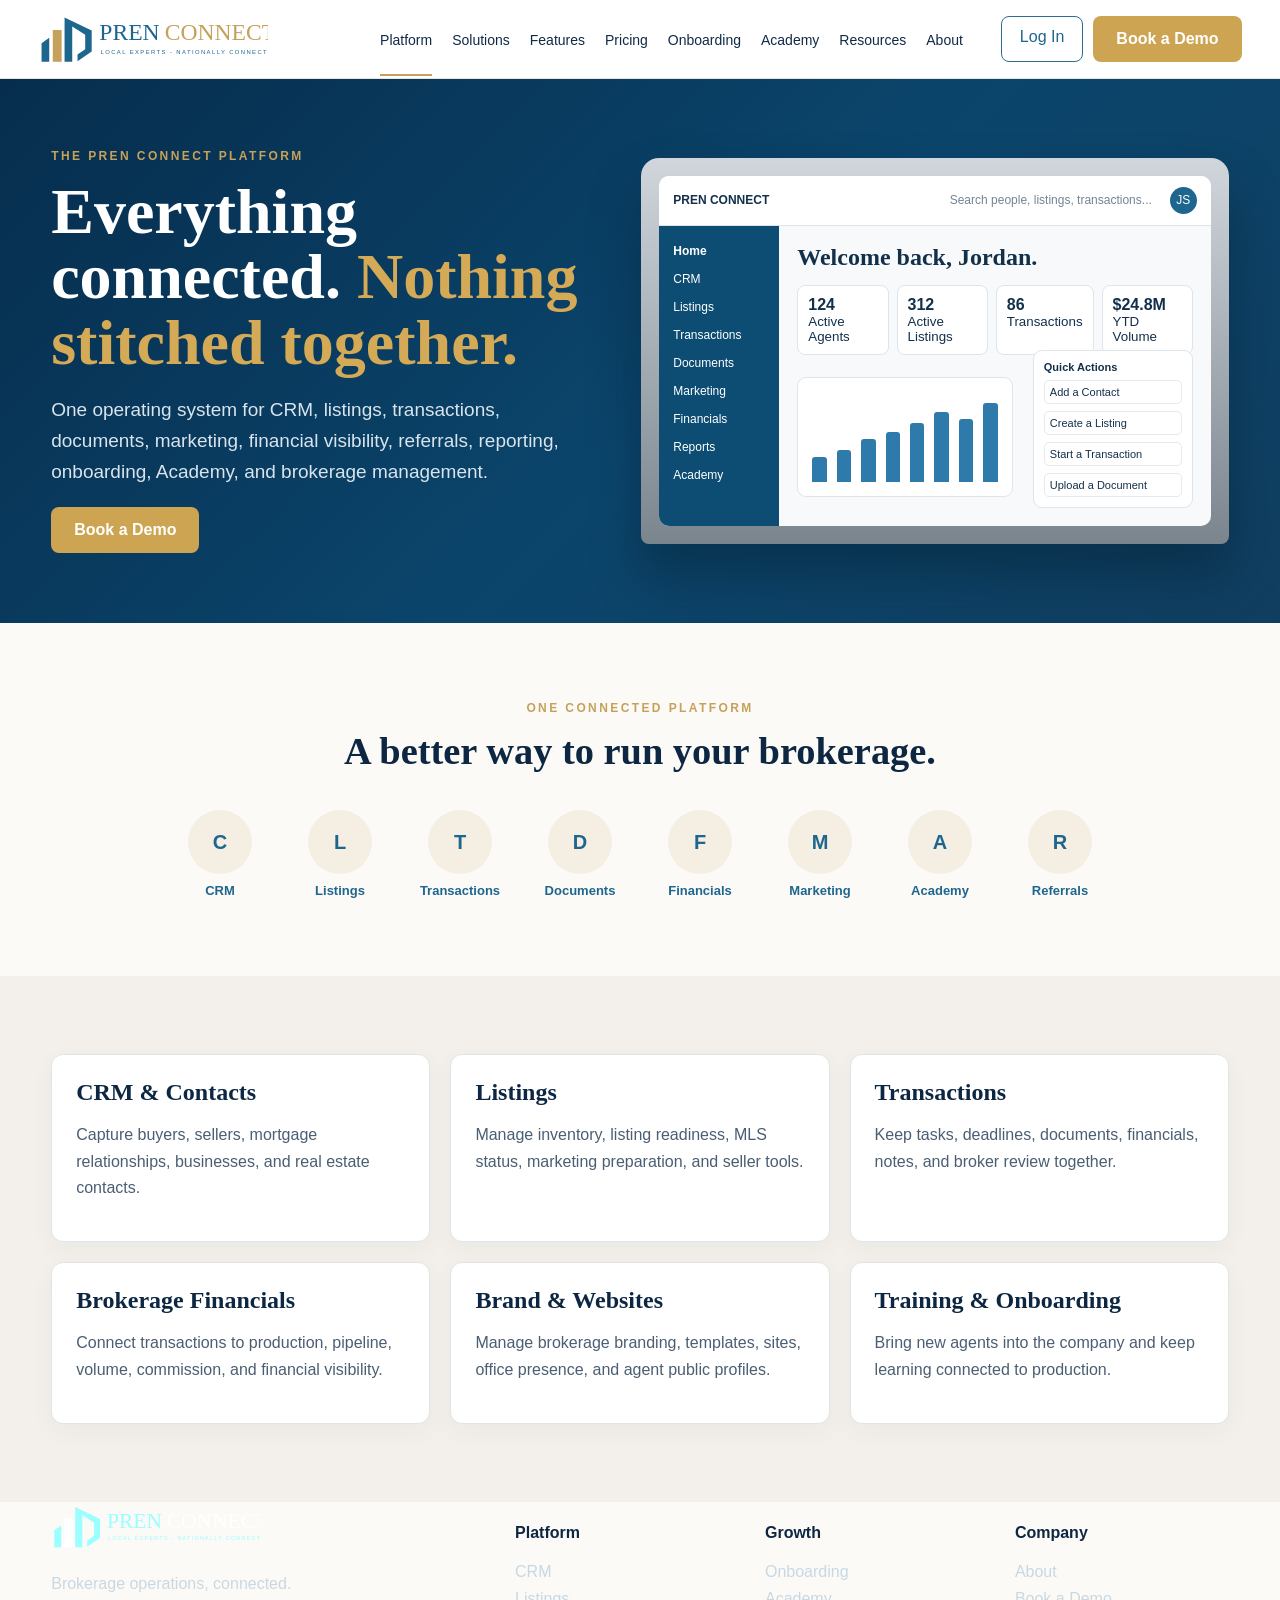
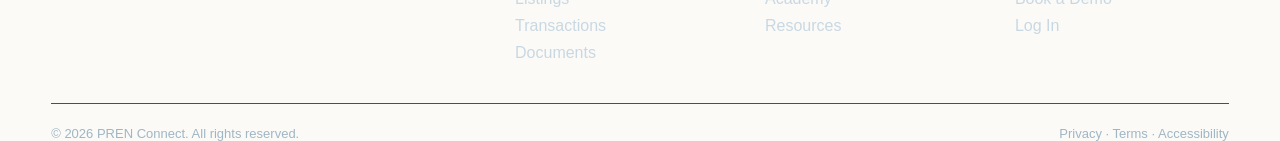
<file: platform.html>
<!doctype html><html lang="en"><head><meta charset="utf-8"><meta name="viewport" content="width=device-width,initial-scale=1"><title>Platform | PREN Connect</title><meta name="description" content="PREN Connect brokerage operating platform"><link rel="stylesheet" href="styles.css"></head><body><header><div class="navwrap"><a class="brand" href="index.html"><img src="assets/pren-connect-logo.svg" alt="PREN Connect"></a><nav><a class="active" href="platform.html">Platform</a><a class="" href="solutions.html">Solutions</a><a class="" href="features.html">Features</a><a class="" href="pricing.html">Pricing</a><a class="" href="onboarding.html">Onboarding</a><a class="" href="academy.html">Academy</a><a class="" href="resources.html">Resources</a><a class="" href="about.html">About</a></nav><div class="navcta"><a class="login" href="https://app.prenrealestate.com/login">Log In</a><a class="btn gold" href="demo.html">Book a Demo</a></div><button class="menu" aria-label="Open navigation">Menu</button></div></header><section class="hero"><div class="wrap herogrid"><div><div class="eyebrow">THE PREN CONNECT PLATFORM</div><h1>Everything connected. <em>Nothing stitched together.</em></h1><p>One operating system for CRM, listings, transactions, documents, marketing, financial visibility, referrals, reporting, onboarding, Academy, and brokerage management.</p><a class="btn gold" href="demo.html">Book a Demo</a></div><div class="device"><div class="screen"><div class="appbar"><b>PREN CONNECT</b><span>Search people, listings, transactions...</span><i>JS</i></div><div class="appbody"><aside><b>Home</b><span>CRM</span><span>Listings</span><span>Transactions</span><span>Documents</span><span>Marketing</span><span>Financials</span><span>Reports</span><span>Academy</span></aside><main><h3>Welcome back, Jordan.</h3><div class="metrics"><div><strong>124</strong><small>Active Agents</small></div><div><strong>312</strong><small>Active Listings</small></div><div><strong>86</strong><small>Transactions</small></div><div><strong>$24.8M</strong><small>YTD Volume</small></div></div><div class="chart"><span style="height:28%"></span><span style="height:35%"></span><span style="height:48%"></span><span style="height:56%"></span><span style="height:66%"></span><span style="height:78%"></span><span style="height:70%"></span><span style="height:88%"></span></div><div class="tasks"><b>Quick Actions</b><span>Add a Contact</span><span>Create a Listing</span><span>Start a Transaction</span><span>Upload a Document</span></div></main></div></div></div></div></section><section class="section"><div class="wrap center"><div class="eyebrow">ONE CONNECTED PLATFORM</div><h2>A better way to run your brokerage.</h2><div class="flow"><div><b>C</b><span>CRM</span></div><div><b>L</b><span>Listings</span></div><div><b>T</b><span>Transactions</span></div><div><b>D</b><span>Documents</span></div><div><b>F</b><span>Financials</span></div><div><b>M</b><span>Marketing</span></div><div><b>A</b><span>Academy</span></div><div><b>R</b><span>Referrals</span></div></div></div></section><section class="section soft"><div class="wrap featuregrid"><article><h3>CRM & Contacts</h3><p>Capture buyers, sellers, mortgage relationships, businesses, and real estate contacts.</p></article><article><h3>Listings</h3><p>Manage inventory, listing readiness, MLS status, marketing preparation, and seller tools.</p></article><article><h3>Transactions</h3><p>Keep tasks, deadlines, documents, financials, notes, and broker review together.</p></article><article><h3>Brokerage Financials</h3><p>Connect transactions to production, pipeline, volume, commission, and financial visibility.</p></article><article><h3>Brand & Websites</h3><p>Manage brokerage branding, templates, sites, office presence, and agent public profiles.</p></article><article><h3>Training & Onboarding</h3><p>Bring new agents into the company and keep learning connected to production.</p></article></div></section><footer><div class="wrap footgrid"><div><img class="footlogo" src="assets/pren-connect-logo.svg" alt="PREN Connect"><p>Brokerage operations, connected.</p></div><div><h4>Platform</h4><a href="features.html">CRM</a><a href="features.html">Listings</a><a href="features.html">Transactions</a><a href="features.html">Documents</a></div><div><h4>Growth</h4><a href="onboarding.html">Onboarding</a><a href="academy.html">Academy</a><a href="resources.html">Resources</a></div><div><h4>Company</h4><a href="about.html">About</a><a href="demo.html">Book a Demo</a><a href="https://app.prenrealestate.com/login">Log In</a></div></div><div class="wrap legal">© 2026 PREN Connect. All rights reserved. <span>Privacy · Terms · Accessibility</span></div></footer><script src="script.js"></script></body></html>
</file>
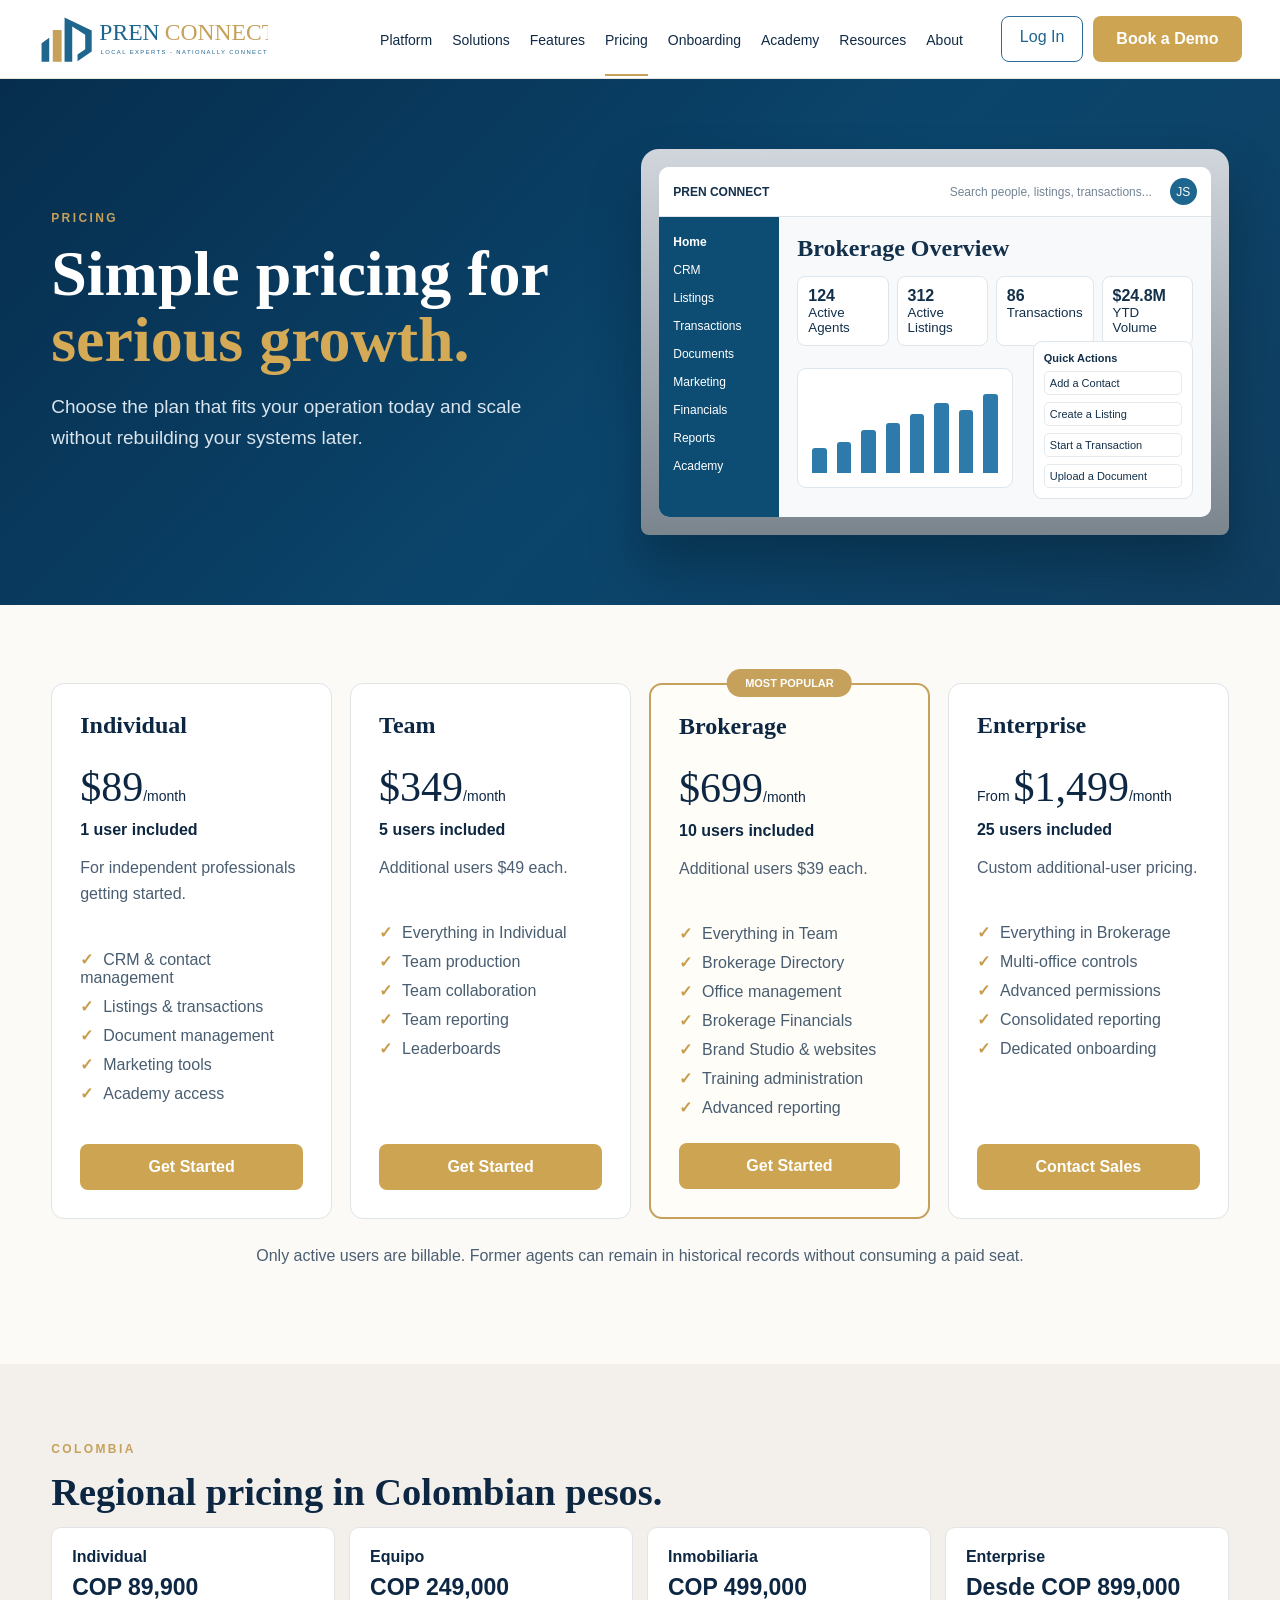
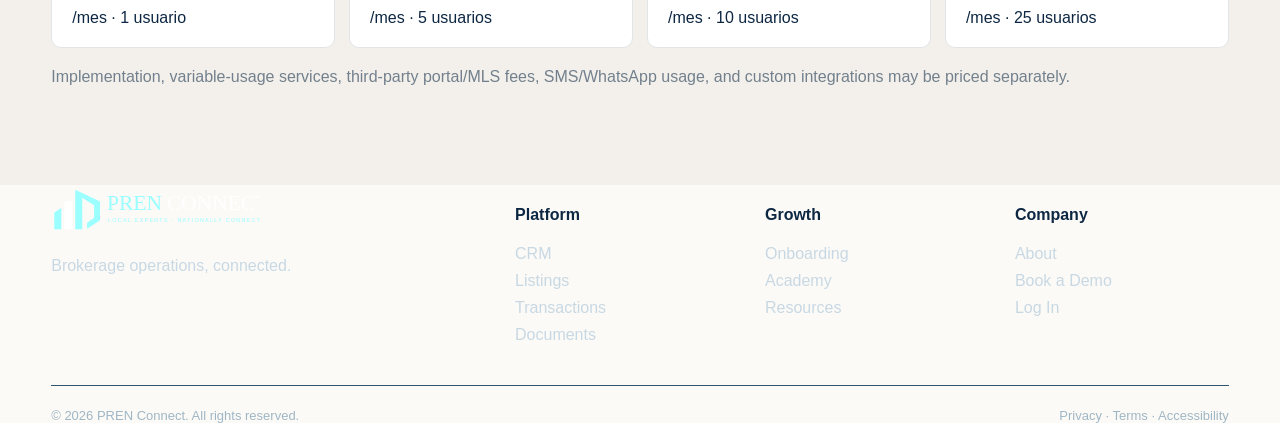
<file: pricing.html>
<!doctype html><html lang="en"><head><meta charset="utf-8"><meta name="viewport" content="width=device-width,initial-scale=1"><title>Pricing | PREN Connect</title><meta name="description" content="PREN Connect brokerage operating platform"><link rel="stylesheet" href="styles.css"></head><body><header><div class="navwrap"><a class="brand" href="index.html"><img src="assets/pren-connect-logo.svg" alt="PREN Connect"></a><nav><a class="" href="platform.html">Platform</a><a class="" href="solutions.html">Solutions</a><a class="" href="features.html">Features</a><a class="active" href="pricing.html">Pricing</a><a class="" href="onboarding.html">Onboarding</a><a class="" href="academy.html">Academy</a><a class="" href="resources.html">Resources</a><a class="" href="about.html">About</a></nav><div class="navcta"><a class="login" href="https://app.prenrealestate.com/login">Log In</a><a class="btn gold" href="demo.html">Book a Demo</a></div><button class="menu" aria-label="Open navigation">Menu</button></div></header><section class="hero"><div class="wrap herogrid"><div><div class="eyebrow">PRICING</div><h1>Simple pricing for <em>serious growth.</em></h1><p>Choose the plan that fits your operation today and scale without rebuilding your systems later.</p></div><div class="device"><div class="screen"><div class="appbar"><b>PREN CONNECT</b><span>Search people, listings, transactions...</span><i>JS</i></div><div class="appbody"><aside><b>Home</b><span>CRM</span><span>Listings</span><span>Transactions</span><span>Documents</span><span>Marketing</span><span>Financials</span><span>Reports</span><span>Academy</span></aside><main><h3>Brokerage Overview</h3><div class="metrics"><div><strong>124</strong><small>Active Agents</small></div><div><strong>312</strong><small>Active Listings</small></div><div><strong>86</strong><small>Transactions</small></div><div><strong>$24.8M</strong><small>YTD Volume</small></div></div><div class="chart"><span style="height:28%"></span><span style="height:35%"></span><span style="height:48%"></span><span style="height:56%"></span><span style="height:66%"></span><span style="height:78%"></span><span style="height:70%"></span><span style="height:88%"></span></div><div class="tasks"><b>Quick Actions</b><span>Add a Contact</span><span>Create a Listing</span><span>Start a Transaction</span><span>Upload a Document</span></div></main></div></div></div></div></section><section class="section"><div class="wrap"><div class="pricegrid"><article><h3>Individual</h3><div class="price">$89<small>/month</small></div><b>1 user included</b><p>For independent professionals getting started.</p><ul class="checks"><li>CRM & contact management</li><li>Listings & transactions</li><li>Document management</li><li>Marketing tools</li><li>Academy access</li></ul><a class="btn gold" href="demo.html">Get Started</a></article><article><h3>Team</h3><div class="price">$349<small>/month</small></div><b>5 users included</b><p>Additional users $49 each.</p><ul class="checks"><li>Everything in Individual</li><li>Team production</li><li>Team collaboration</li><li>Team reporting</li><li>Leaderboards</li></ul><a class="btn gold" href="demo.html">Get Started</a></article><article class="popular"><span class="tag">MOST POPULAR</span><h3>Brokerage</h3><div class="price">$699<small>/month</small></div><b>10 users included</b><p>Additional users $39 each.</p><ul class="checks"><li>Everything in Team</li><li>Brokerage Directory</li><li>Office management</li><li>Brokerage Financials</li><li>Brand Studio & websites</li><li>Training administration</li><li>Advanced reporting</li></ul><a class="btn gold" href="demo.html">Get Started</a></article><article><h3>Enterprise</h3><div class="price"><small>From </small>$1,499<small>/month</small></div><b>25 users included</b><p>Custom additional-user pricing.</p><ul class="checks"><li>Everything in Brokerage</li><li>Multi-office controls</li><li>Advanced permissions</li><li>Consolidated reporting</li><li>Dedicated onboarding</li></ul><a class="btn gold" href="demo.html">Contact Sales</a></article></div><p class="billingnote">Only active users are billable. Former agents can remain in historical records without consuming a paid seat.</p></div></section><section class="section soft"><div class="wrap"><div class="eyebrow">COLOMBIA</div><h2>Regional pricing in Colombian pesos.</h2><div class="copgrid"><div><b>Individual</b><strong>COP 89,900</strong><span>/mes · 1 usuario</span></div><div><b>Equipo</b><strong>COP 249,000</strong><span>/mes · 5 usuarios</span></div><div><b>Inmobiliaria</b><strong>COP 499,000</strong><span>/mes · 10 usuarios</span></div><div><b>Enterprise</b><strong>Desde COP 899,000</strong><span>/mes · 25 usuarios</span></div></div><p class="muted">Implementation, variable-usage services, third-party portal/MLS fees, SMS/WhatsApp usage, and custom integrations may be priced separately.</p></div></section><footer><div class="wrap footgrid"><div><img class="footlogo" src="assets/pren-connect-logo.svg" alt="PREN Connect"><p>Brokerage operations, connected.</p></div><div><h4>Platform</h4><a href="features.html">CRM</a><a href="features.html">Listings</a><a href="features.html">Transactions</a><a href="features.html">Documents</a></div><div><h4>Growth</h4><a href="onboarding.html">Onboarding</a><a href="academy.html">Academy</a><a href="resources.html">Resources</a></div><div><h4>Company</h4><a href="about.html">About</a><a href="demo.html">Book a Demo</a><a href="https://app.prenrealestate.com/login">Log In</a></div></div><div class="wrap legal">© 2026 PREN Connect. All rights reserved. <span>Privacy · Terms · Accessibility</span></div></footer><script src="script.js"></script></body></html>
</file>
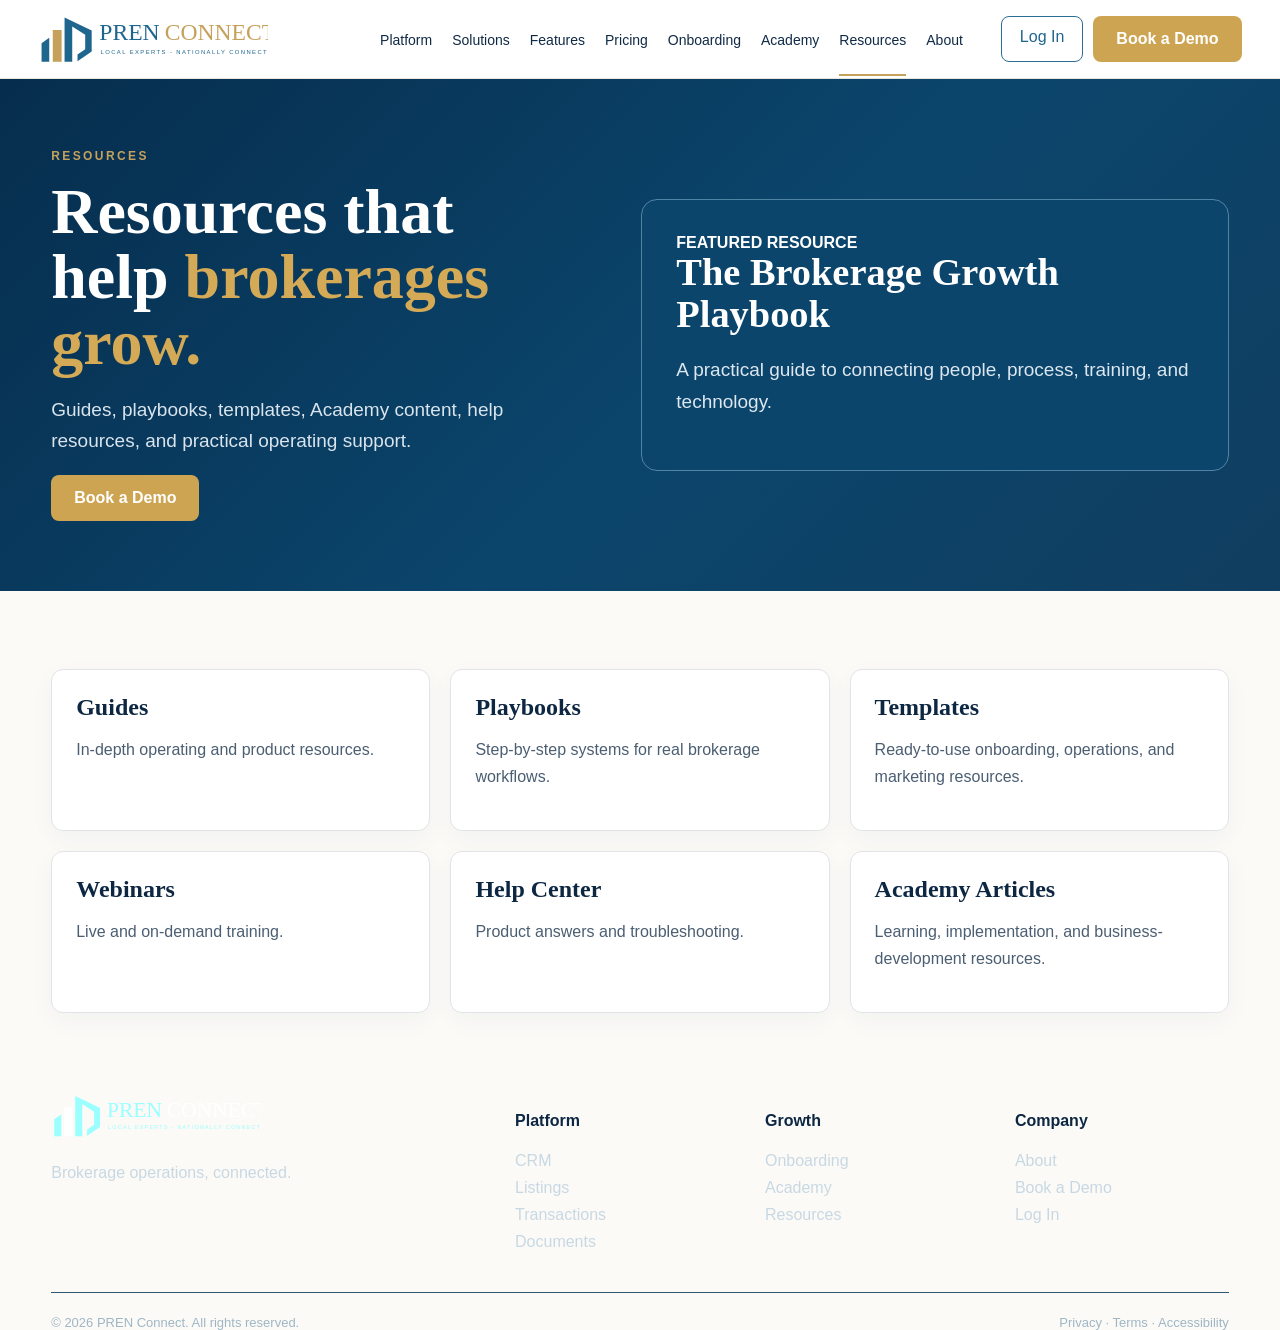
<file: resources.html>
<!doctype html><html lang="en"><head><meta charset="utf-8"><meta name="viewport" content="width=device-width,initial-scale=1"><title>Resources | PREN Connect</title><meta name="description" content="PREN Connect brokerage operating platform"><link rel="stylesheet" href="styles.css"></head><body><header><div class="navwrap"><a class="brand" href="index.html"><img src="assets/pren-connect-logo.svg" alt="PREN Connect"></a><nav><a class="" href="platform.html">Platform</a><a class="" href="solutions.html">Solutions</a><a class="" href="features.html">Features</a><a class="" href="pricing.html">Pricing</a><a class="" href="onboarding.html">Onboarding</a><a class="" href="academy.html">Academy</a><a class="active" href="resources.html">Resources</a><a class="" href="about.html">About</a></nav><div class="navcta"><a class="login" href="https://app.prenrealestate.com/login">Log In</a><a class="btn gold" href="demo.html">Book a Demo</a></div><button class="menu" aria-label="Open navigation">Menu</button></div></header><section class="hero"><div class="wrap herogrid"><div><div class="eyebrow">RESOURCES</div><h1>Resources that help <em>brokerages grow.</em></h1><p>Guides, playbooks, templates, Academy content, help resources, and practical operating support.</p><a class="btn gold" href="demo.html">Book a Demo</a></div><div class="resourcehero"><b>FEATURED RESOURCE</b><h2>The Brokerage Growth Playbook</h2><p>A practical guide to connecting people, process, training, and technology.</p></div></div></section><section class="section"><div class="wrap featuregrid"><article><h3>Guides</h3><p>In-depth operating and product resources.</p></article><article><h3>Playbooks</h3><p>Step-by-step systems for real brokerage workflows.</p></article><article><h3>Templates</h3><p>Ready-to-use onboarding, operations, and marketing resources.</p></article><article><h3>Webinars</h3><p>Live and on-demand training.</p></article><article><h3>Help Center</h3><p>Product answers and troubleshooting.</p></article><article><h3>Academy Articles</h3><p>Learning, implementation, and business-development resources.</p></article></div></section><footer><div class="wrap footgrid"><div><img class="footlogo" src="assets/pren-connect-logo.svg" alt="PREN Connect"><p>Brokerage operations, connected.</p></div><div><h4>Platform</h4><a href="features.html">CRM</a><a href="features.html">Listings</a><a href="features.html">Transactions</a><a href="features.html">Documents</a></div><div><h4>Growth</h4><a href="onboarding.html">Onboarding</a><a href="academy.html">Academy</a><a href="resources.html">Resources</a></div><div><h4>Company</h4><a href="about.html">About</a><a href="demo.html">Book a Demo</a><a href="https://app.prenrealestate.com/login">Log In</a></div></div><div class="wrap legal">© 2026 PREN Connect. All rights reserved. <span>Privacy · Terms · Accessibility</span></div></footer><script src="script.js"></script></body></html>
</file>
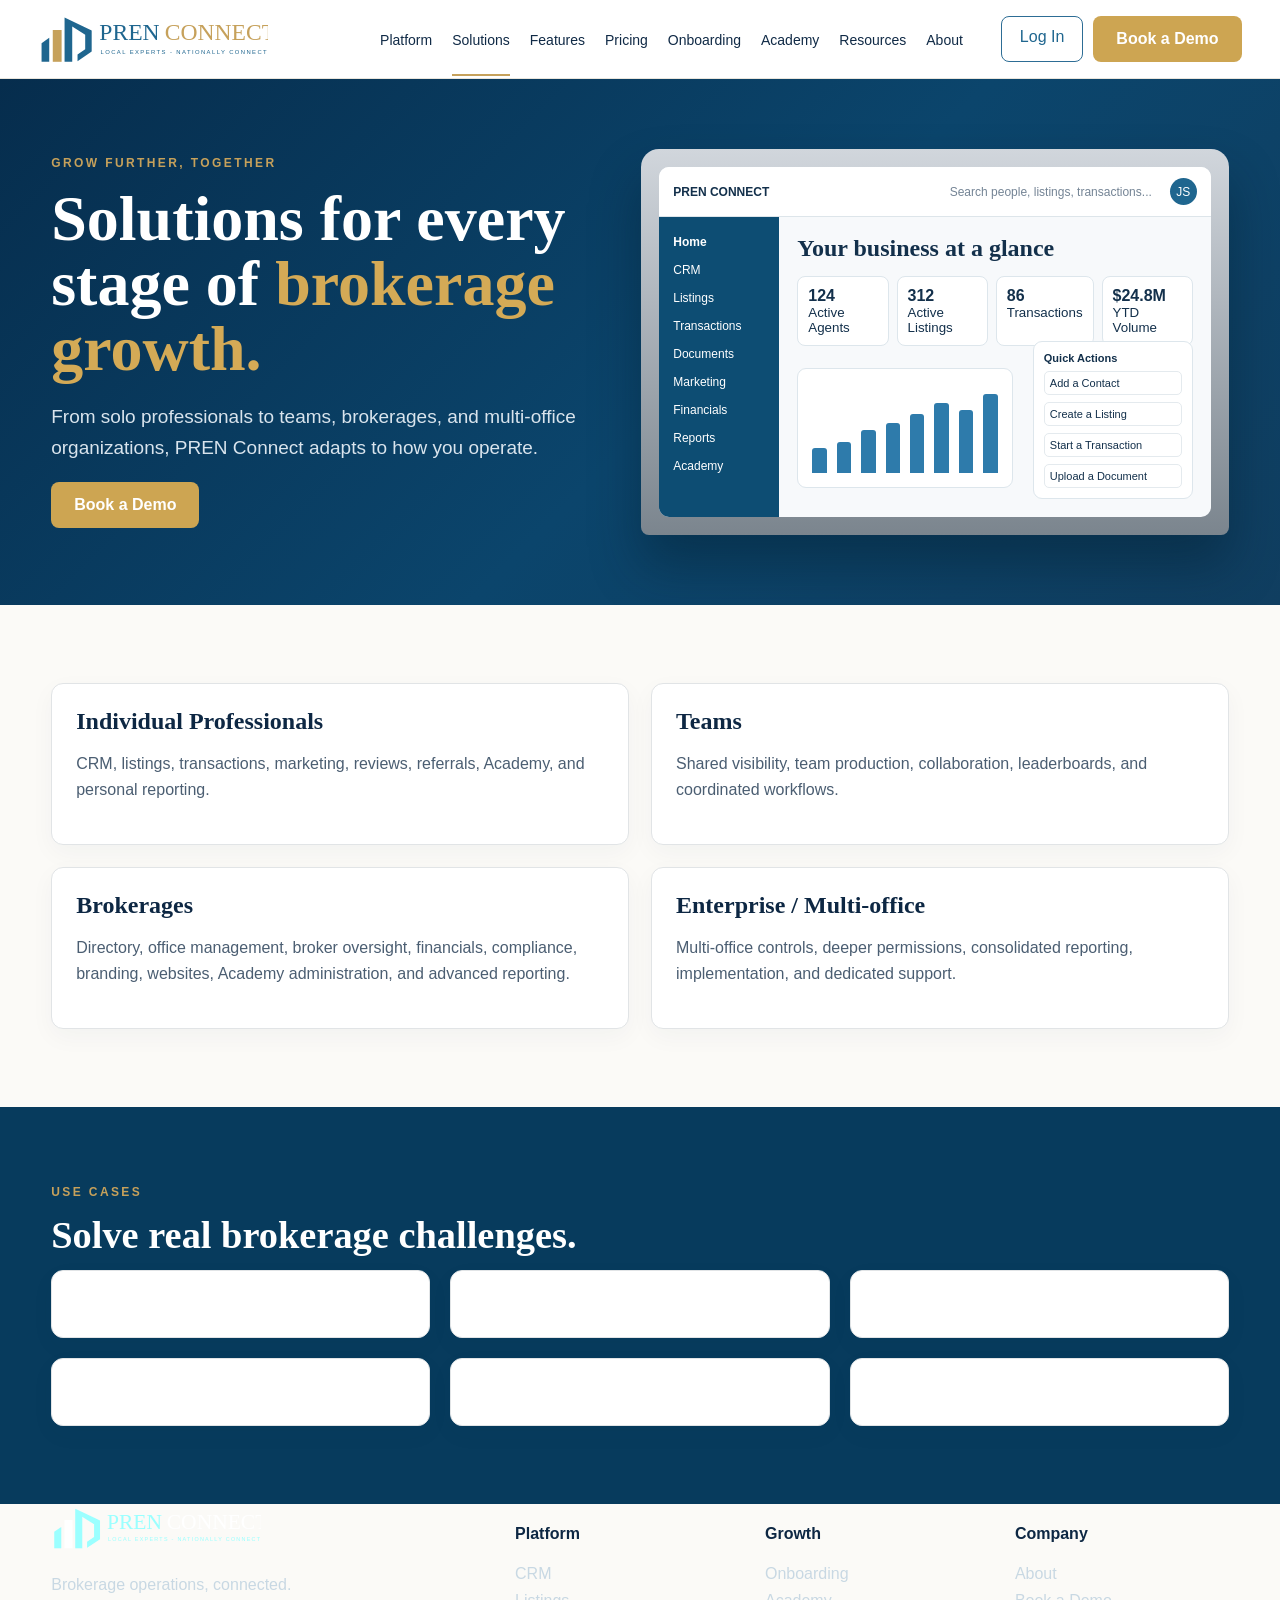
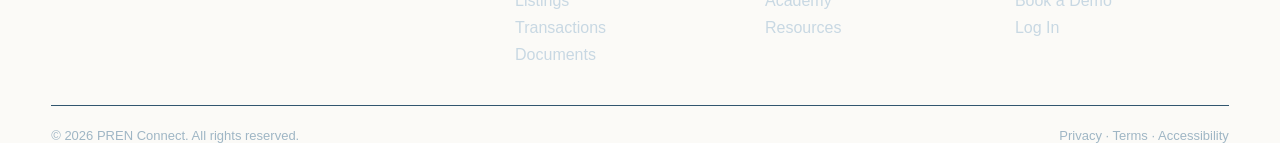
<file: solutions.html>
<!doctype html><html lang="en"><head><meta charset="utf-8"><meta name="viewport" content="width=device-width,initial-scale=1"><title>Solutions | PREN Connect</title><meta name="description" content="PREN Connect brokerage operating platform"><link rel="stylesheet" href="styles.css"></head><body><header><div class="navwrap"><a class="brand" href="index.html"><img src="assets/pren-connect-logo.svg" alt="PREN Connect"></a><nav><a class="" href="platform.html">Platform</a><a class="active" href="solutions.html">Solutions</a><a class="" href="features.html">Features</a><a class="" href="pricing.html">Pricing</a><a class="" href="onboarding.html">Onboarding</a><a class="" href="academy.html">Academy</a><a class="" href="resources.html">Resources</a><a class="" href="about.html">About</a></nav><div class="navcta"><a class="login" href="https://app.prenrealestate.com/login">Log In</a><a class="btn gold" href="demo.html">Book a Demo</a></div><button class="menu" aria-label="Open navigation">Menu</button></div></header><section class="hero"><div class="wrap herogrid"><div><div class="eyebrow">GROW FURTHER, TOGETHER</div><h1>Solutions for every stage of <em>brokerage growth.</em></h1><p>From solo professionals to teams, brokerages, and multi-office organizations, PREN Connect adapts to how you operate.</p><a class="btn gold" href="demo.html">Book a Demo</a></div><div class="device"><div class="screen"><div class="appbar"><b>PREN CONNECT</b><span>Search people, listings, transactions...</span><i>JS</i></div><div class="appbody"><aside><b>Home</b><span>CRM</span><span>Listings</span><span>Transactions</span><span>Documents</span><span>Marketing</span><span>Financials</span><span>Reports</span><span>Academy</span></aside><main><h3>Your business at a glance</h3><div class="metrics"><div><strong>124</strong><small>Active Agents</small></div><div><strong>312</strong><small>Active Listings</small></div><div><strong>86</strong><small>Transactions</small></div><div><strong>$24.8M</strong><small>YTD Volume</small></div></div><div class="chart"><span style="height:28%"></span><span style="height:35%"></span><span style="height:48%"></span><span style="height:56%"></span><span style="height:66%"></span><span style="height:78%"></span><span style="height:70%"></span><span style="height:88%"></span></div><div class="tasks"><b>Quick Actions</b><span>Add a Contact</span><span>Create a Listing</span><span>Start a Transaction</span><span>Upload a Document</span></div></main></div></div></div></div></section><section class="section"><div class="wrap cards2"><article><h3>Individual Professionals</h3><p>CRM, listings, transactions, marketing, reviews, referrals, Academy, and personal reporting.</p></article><article><h3>Teams</h3><p>Shared visibility, team production, collaboration, leaderboards, and coordinated workflows.</p></article><article><h3>Brokerages</h3><p>Directory, office management, broker oversight, financials, compliance, branding, websites, Academy administration, and advanced reporting.</p></article><article><h3>Enterprise / Multi-office</h3><p>Multi-office controls, deeper permissions, consolidated reporting, implementation, and dedicated support.</p></article></div></section><section class="section navy"><div class="wrap"><div class="eyebrow">USE CASES</div><h2>Solve real brokerage challenges.</h2><div class="featuregrid compact"><article>Recruiting & onboarding</article><article>Operations</article><article>Production tracking</article><article>Compliance</article><article>Marketing</article><article>Referrals</article></div></div></section><footer><div class="wrap footgrid"><div><img class="footlogo" src="assets/pren-connect-logo.svg" alt="PREN Connect"><p>Brokerage operations, connected.</p></div><div><h4>Platform</h4><a href="features.html">CRM</a><a href="features.html">Listings</a><a href="features.html">Transactions</a><a href="features.html">Documents</a></div><div><h4>Growth</h4><a href="onboarding.html">Onboarding</a><a href="academy.html">Academy</a><a href="resources.html">Resources</a></div><div><h4>Company</h4><a href="about.html">About</a><a href="demo.html">Book a Demo</a><a href="https://app.prenrealestate.com/login">Log In</a></div></div><div class="wrap legal">© 2026 PREN Connect. All rights reserved. <span>Privacy · Terms · Accessibility</span></div></footer><script src="script.js"></script></body></html>
</file>
<file: styles.css>
*{box-sizing:border-box}body{margin:0;font-family:Inter,Arial,sans-serif;color:#0d2743;background:#fbfaf7}h1,h2,h3{font-family:Georgia,serif;margin:0 0 14px}h1{font-size:clamp(44px,5vw,72px);line-height:1.02}h2{font-size:clamp(32px,3vw,48px);line-height:1.08}h3{font-size:24px}p{line-height:1.65;color:#4b5e72}.wrap{width:min(1180px,92%);margin:auto}.center{text-align:center}.lead{font-size:19px}.eyebrow{font-weight:800;letter-spacing:.2em;font-size:12px;color:#c6a15b;margin-bottom:16px}.gold,.hero em{color:#d4aa56;font-style:normal}.site-header{}header{background:#fff;position:sticky;top:0;z-index:10;border-bottom:1px solid #e9e5dc}.navwrap{height:78px;width:min(1240px,94%);margin:auto;display:flex;align-items:center;gap:22px}.brand img{width:230px;display:block}.navwrap nav{display:flex;gap:20px;margin-left:auto}.navwrap nav a{color:#102a46;text-decoration:none;font-size:14px;padding:30px 0 26px;border-bottom:2px solid transparent}.navwrap nav a.active{border-color:#c6a15b}.navcta{display:flex;gap:10px;margin-left:16px}.login{border:1px solid #2d6d95;border-radius:8px;padding:11px 18px;text-decoration:none;color:#1f668f}.btn{display:inline-flex;align-items:center;justify-content:center;padding:13px 22px;border-radius:8px;text-decoration:none;font-weight:700;border:1px solid transparent}.btn.gold{background:#cda552;color:white}.btn.outline{border-color:#d8e3ec;color:white;background:transparent}.btn.outline.dark{border-color:#1f668f;color:#1f668f}.menu{display:none}.hero{background:linear-gradient(135deg,#062d4d 0%,#0b456c 55%,#103e60 100%);color:white;padding:70px 0;overflow:hidden}.hero p{color:#d9e4ed;font-size:19px}.herogrid,.twocol{display:grid;grid-template-columns:1fr 1.1fr;gap:56px;align-items:center}.actions{display:flex;gap:14px;margin:28px 0}.micro{display:flex;gap:28px;margin-top:34px;color:#e7eef4;font-size:13px}.device{padding:18px;background:linear-gradient(#d1d6dc,#7b858e);border-radius:18px 18px 8px 8px;box-shadow:0 30px 50px #001b2b66}.screen{background:#f7f9fb;border-radius:10px;overflow:hidden;color:#13304b}.appbar{display:flex;align-items:center;gap:18px;background:white;padding:11px 14px;border-bottom:1px solid #dde5ea;font-size:12px}.appbar span{margin-left:auto;color:#748495}.appbar i{width:27px;height:27px;border-radius:50%;background:#1f668f;color:white;display:grid;place-items:center;font-style:normal}.appbody{display:grid;grid-template-columns:120px 1fr;min-height:300px}.appbody aside{background:#0d4d73;color:white;display:flex;flex-direction:column;padding:18px 14px;gap:14px;font-size:12px}.appbody main{padding:18px;position:relative}.metrics{display:grid;grid-template-columns:repeat(4,1fr);gap:8px}.metrics div{background:white;border:1px solid #dde6ec;border-radius:8px;padding:10px}.metrics strong,.metrics small{display:block}.chart{height:120px;margin:22px 180px 0 0;background:#fff;border:1px solid #dde6ec;border-radius:9px;display:flex;align-items:flex-end;gap:10px;padding:14px}.chart span{flex:1;background:#2e7bab;border-radius:3px 3px 0 0}.tasks{position:absolute;right:18px;bottom:18px;width:160px;background:white;border:1px solid #dde6ec;border-radius:9px;padding:10px;display:flex;flex-direction:column;gap:7px;font-size:11px}.tasks span{border:1px solid #e4eaee;border-radius:5px;padding:5px}.section{padding:78px 0}.section.soft{background:#f3f0eb}.section.navy{background:#073b5d;color:white}.section.navy p,.section.navy li{color:#dbe7ef}.sectionhead{display:flex;justify-content:space-between;align-items:end}.flow{display:flex;align-items:center;justify-content:center;gap:20px;flex-wrap:wrap;margin-top:38px}.flow div{width:100px}.flow b{width:64px;height:64px;border-radius:50%;background:#f4eee3;color:#1f668f;display:grid;place-items:center;margin:auto;font-size:20px}.flow span{display:block;margin-top:9px;font-weight:700;color:#1f668f;font-size:13px}.checks{padding:0;list-style:none}.checks li{margin:10px 0;color:#485d70}.checks li:before{content:'✓';color:#c79d4d;font-weight:800;margin-right:10px}.ui-card,.featuregrid article,.modulegrid article,.cards3 article,.cards2 article{background:white;border:1px solid #e1e4e6;border-radius:12px;padding:24px;box-shadow:0 8px 24px #10364a0a}.navy .ui-card,.navy .cards3 article{color:#102a46}.timeline{display:flex;gap:14px;margin:30px 0}.timeline b{background:#eef5f9;border-radius:18px;padding:8px 10px;font-size:12px}.rows{display:flex;flex-direction:column}.rows span{display:flex;justify-content:space-between;border-top:1px solid #e6ecef;padding:12px}.rows i{font-style:normal;color:#4f9b66}.cards3{display:grid;grid-template-columns:repeat(3,1fr);gap:20px}.cards2{display:grid;grid-template-columns:repeat(2,1fr);gap:22px}.featuregrid{display:grid;grid-template-columns:repeat(3,1fr);gap:20px}.featuregrid.compact article{text-align:center;font-weight:700}.modulegrid{display:grid;grid-template-columns:repeat(5,1fr);gap:16px}.modulegrid article p{font-size:14px}.icon{width:42px;height:42px;border-radius:12px;background:#e9f2f7;color:#1f668f;display:grid;place-items:center;font-weight:900;margin-bottom:15px}.academycard .progress{height:12px;background:#e9eef2;border-radius:8px}.academycard .progress i{display:block;height:100%;background:#1f668f;border-radius:8px}.band{background:#0b456c;color:white;border-radius:14px;padding:34px 40px;display:flex;align-items:center;justify-content:space-between}.band p{color:#dce7ef}.pricegrid{display:grid;grid-template-columns:repeat(4,1fr);gap:18px;align-items:stretch}.pricegrid article{position:relative;background:white;border:1px solid #dfe4e7;border-radius:13px;padding:28px;display:flex;flex-direction:column}.pricegrid article.popular{border:2px solid #c6a15b;background:#fffdf8}.tag{position:absolute;top:-16px;left:50%;transform:translateX(-50%);background:#c6a15b;color:white;padding:8px 18px;border-radius:20px;font-size:11px;font-weight:800}.price{font-family:Georgia,serif;font-size:42px;color:#0d2743;margin:10px 0}.price small{font-family:Arial;font-size:14px;font-weight:400}.pricegrid .btn{margin-top:auto}.billingnote{text-align:center;margin-top:24px}.copgrid{display:grid;grid-template-columns:repeat(4,1fr);gap:14px}.copgrid div{background:white;border:1px solid #e2e5e7;border-radius:10px;padding:20px}.copgrid b,.copgrid strong,.copgrid span{display:block}.copgrid strong{font-size:23px;margin:8px 0}.muted{color:#72808d}.resourcehero{background:#0b456c;border:1px solid #5084a4;border-radius:16px;padding:34px;color:white}.resourcehero p{color:#dce7ef}.formgrid{display:grid;grid-template-columns:1.2fr .8fr;gap:30px}.demoform{background:white;border:1px solid #e0e4e6;border-radius:12px;padding:28px;display:grid;grid-template-columns:1fr 1fr;gap:18px}.demoform label{font-weight:700;font-size:13px}.demoform input,.demoform select,.demoform textarea{width:100%;margin-top:8px;padding:13px;border:1px solid #ccd6dc;border-radius:7px;background:white}.full{grid-column:1/-1}.success{background:#eaf6ef;color:#2f7e4d;padding:12px;border-radius:8px}.footer{background:#062d48;color:white;padding:54px 0 24px}.footgrid{display:grid;grid-template-columns:2fr repeat(3,1fr);gap:36px}.footlogo{width:210px;filter:brightness(5)}footer a{display:block;color:#c8d8e3;text-decoration:none;margin:9px 0}footer p{color:#c8d8e3}.legal{border-top:1px solid #31566f;margin-top:32px;padding-top:22px;display:flex;justify-content:space-between;color:#9fb6c5;font-size:13px}@media(max-width:950px){.navwrap nav,.navcta{display:none}.menu{display:block;margin-left:auto}.herogrid,.twocol,.formgrid{grid-template-columns:1fr}.pricegrid{grid-template-columns:1fr 1fr}.modulegrid{grid-template-columns:1fr 1fr}.featuregrid,.cards3{grid-template-columns:1fr 1fr}.appbody{grid-template-columns:90px 1fr}.metrics{grid-template-columns:1fr 1fr}.tasks{display:none}.chart{margin-right:0}.micro{flex-wrap:wrap}}@media(max-width:640px){h1{font-size:44px}.section{padding:56px 0}.pricegrid,.copgrid,.modulegrid,.featuregrid,.cards3,.cards2{grid-template-columns:1fr}.brand img{width:190px}.flow{gap:12px}.footgrid{grid-template-columns:1fr 1fr}.legal{flex-direction:column;gap:8px}.device{padding:9px}.appbody aside{display:none}.appbody{grid-template-columns:1fr}.band{flex-direction:column;align-items:flex-start;gap:16px}.demoform{grid-template-columns:1fr}.full{grid-column:1}}
</file>
